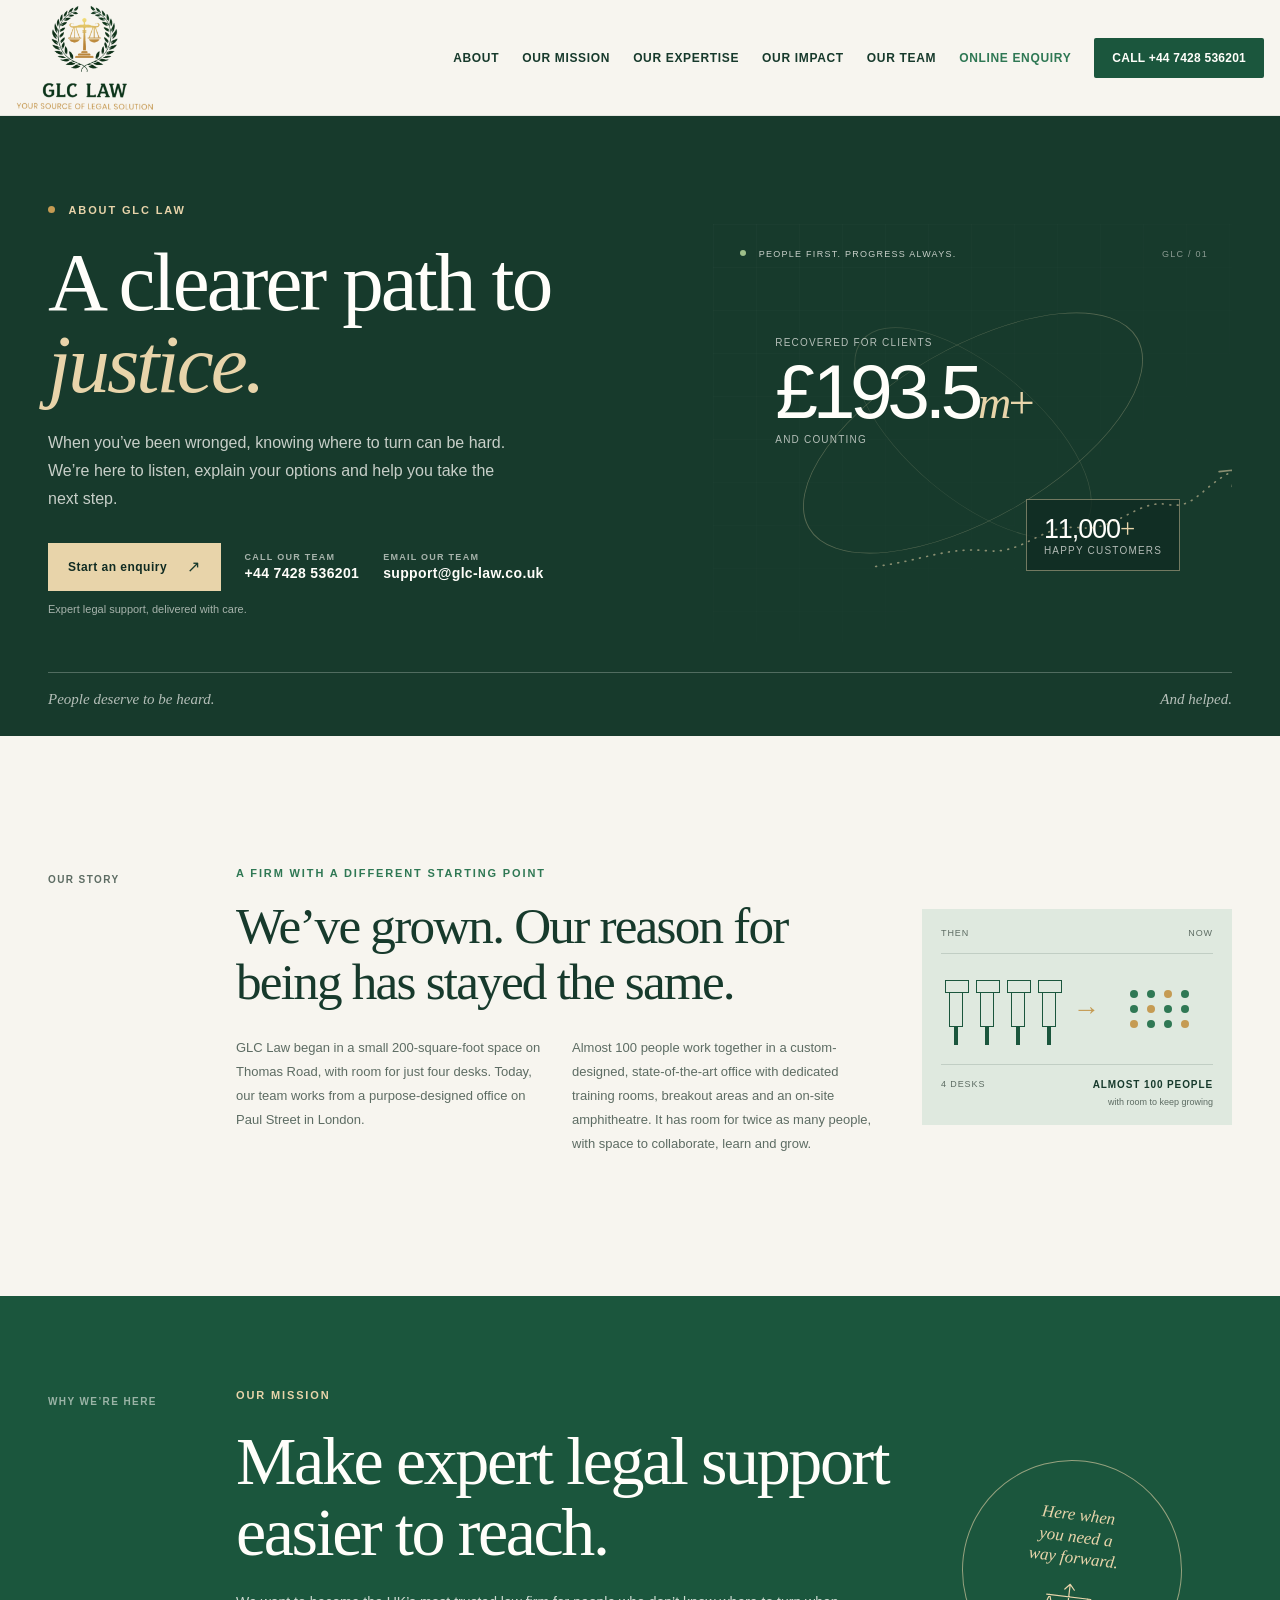
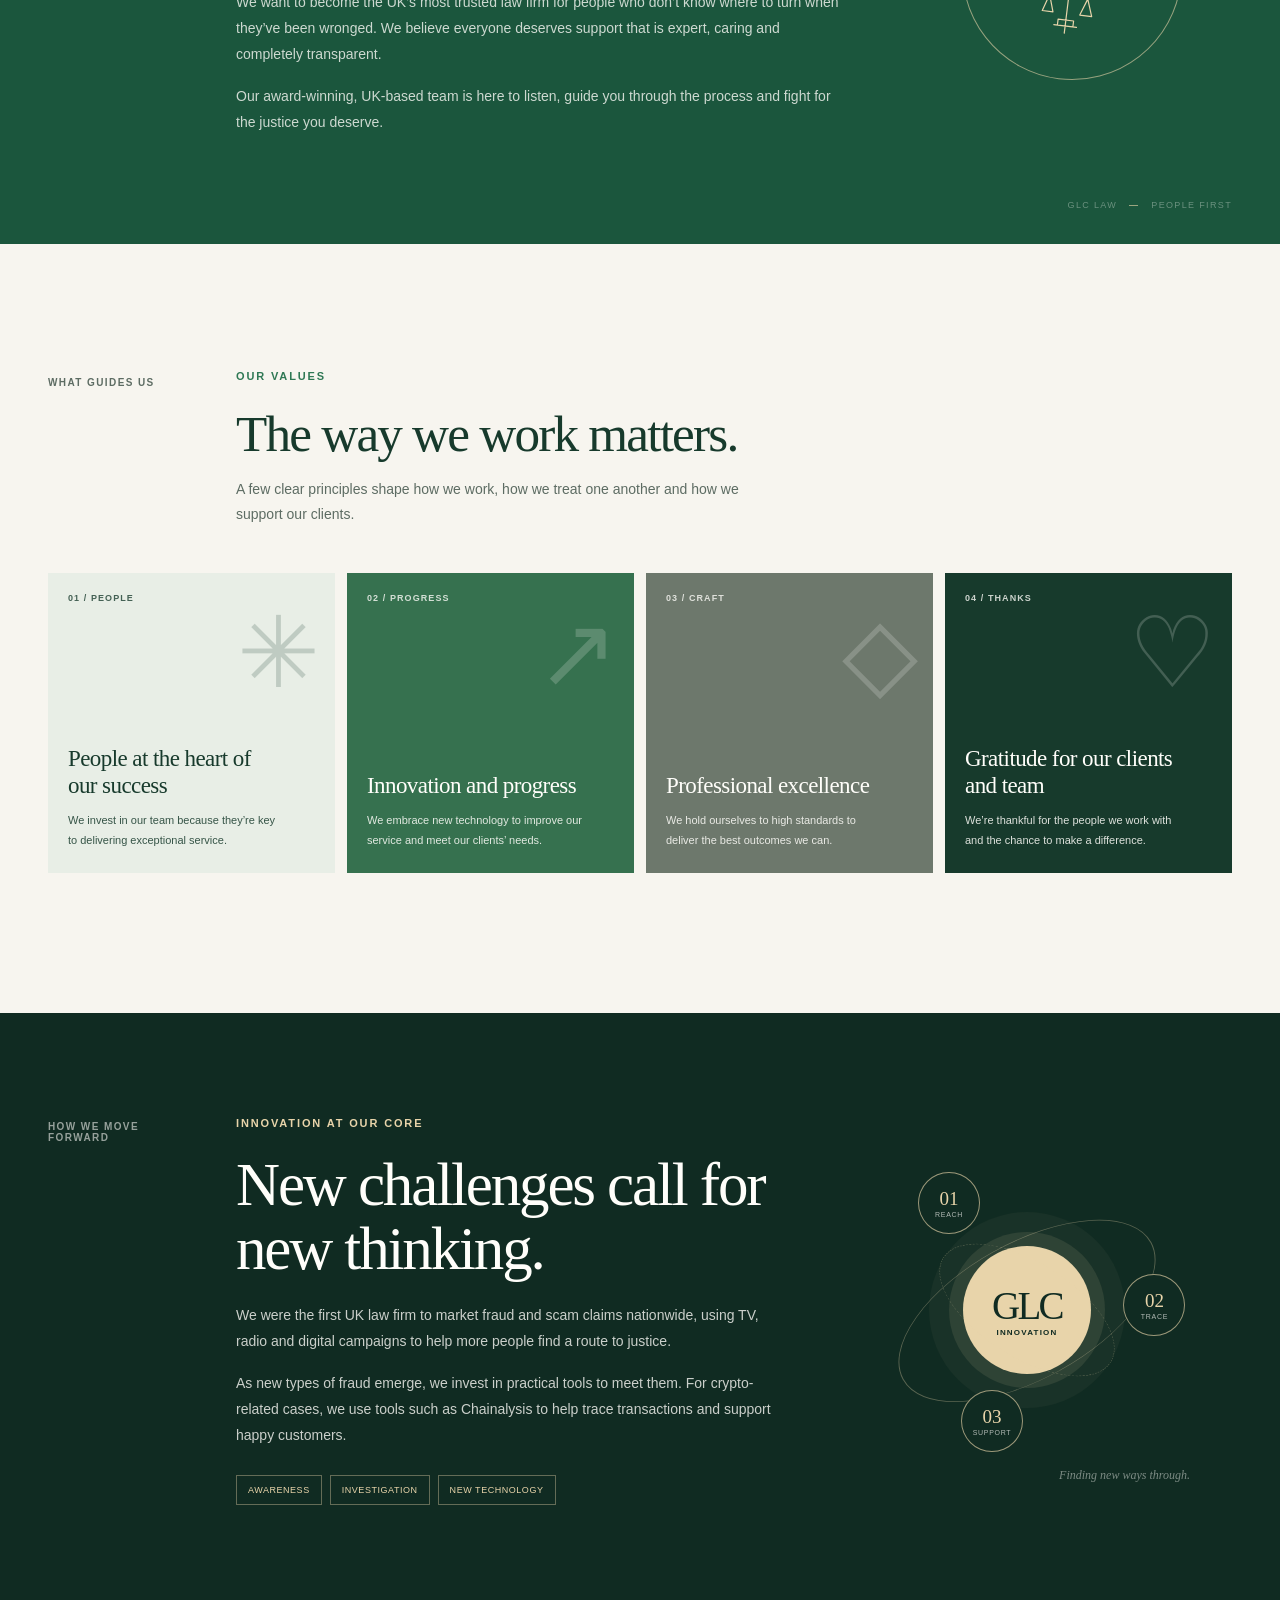
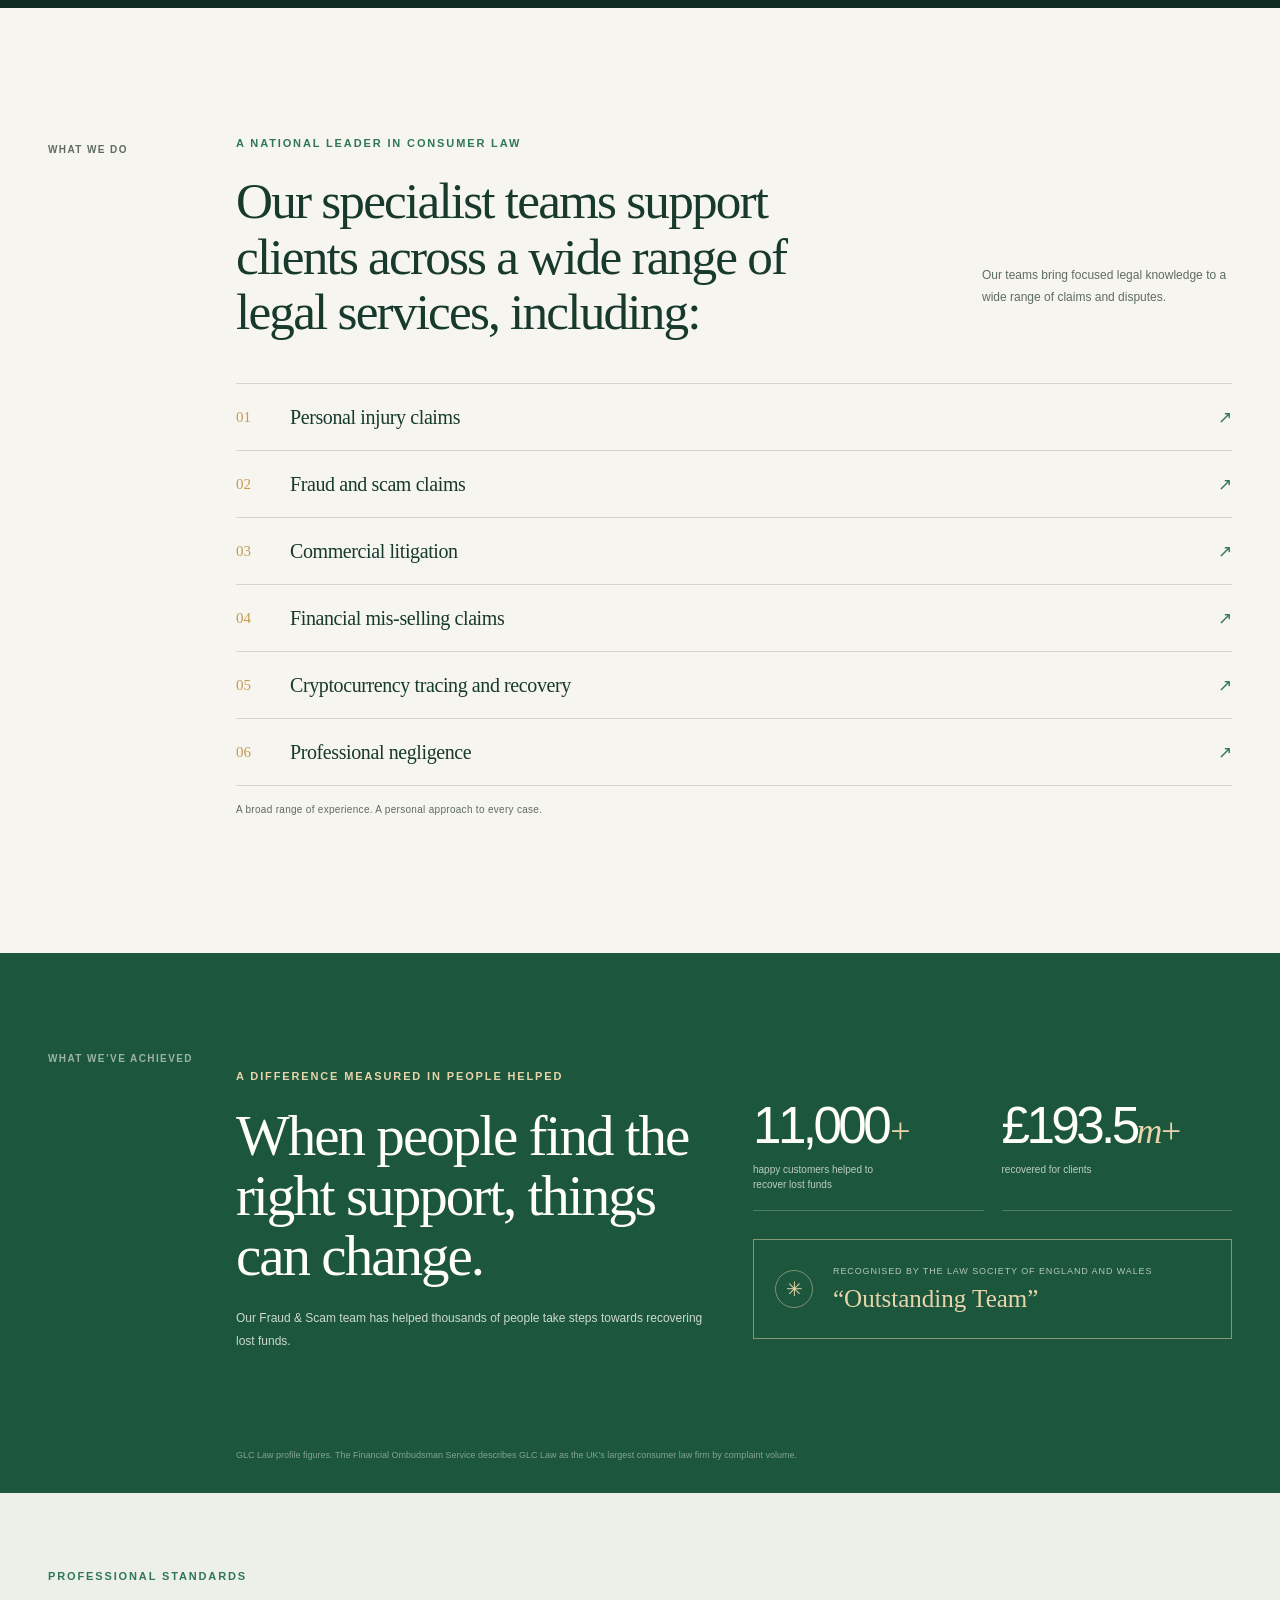
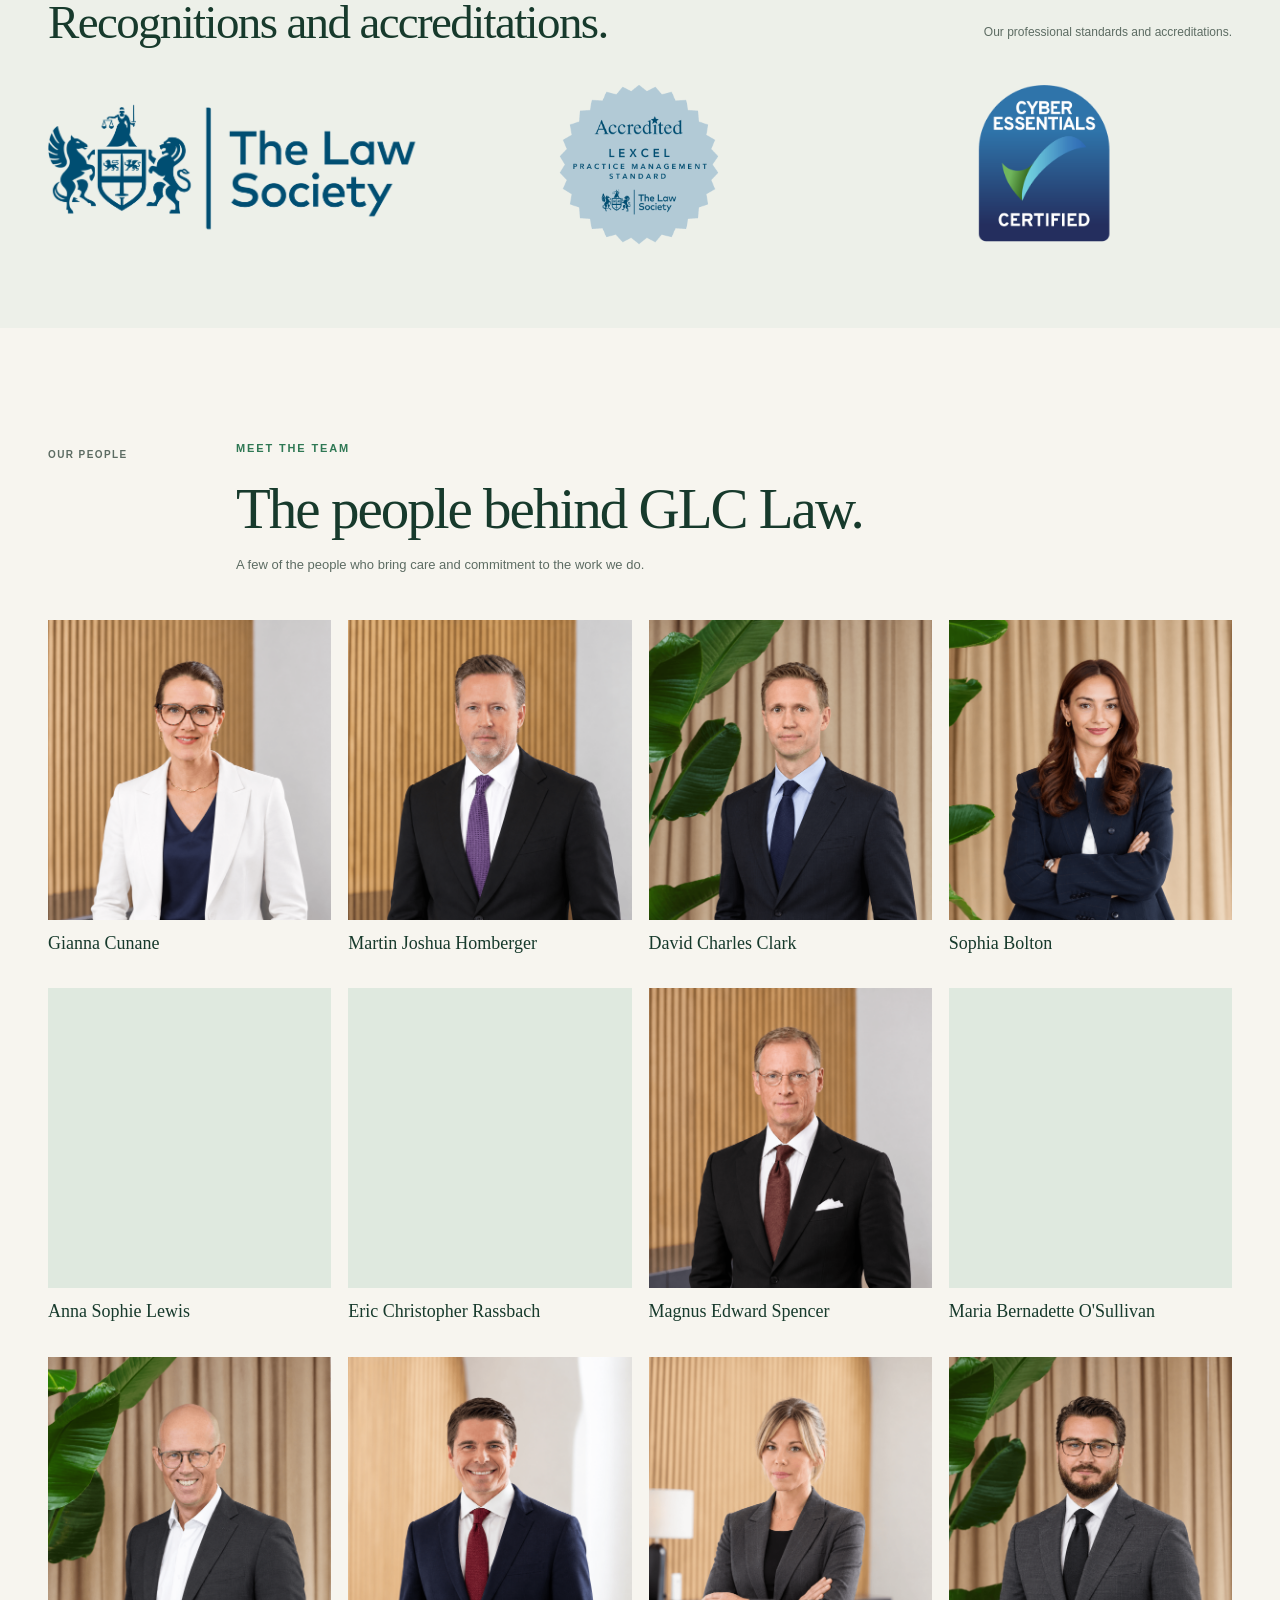
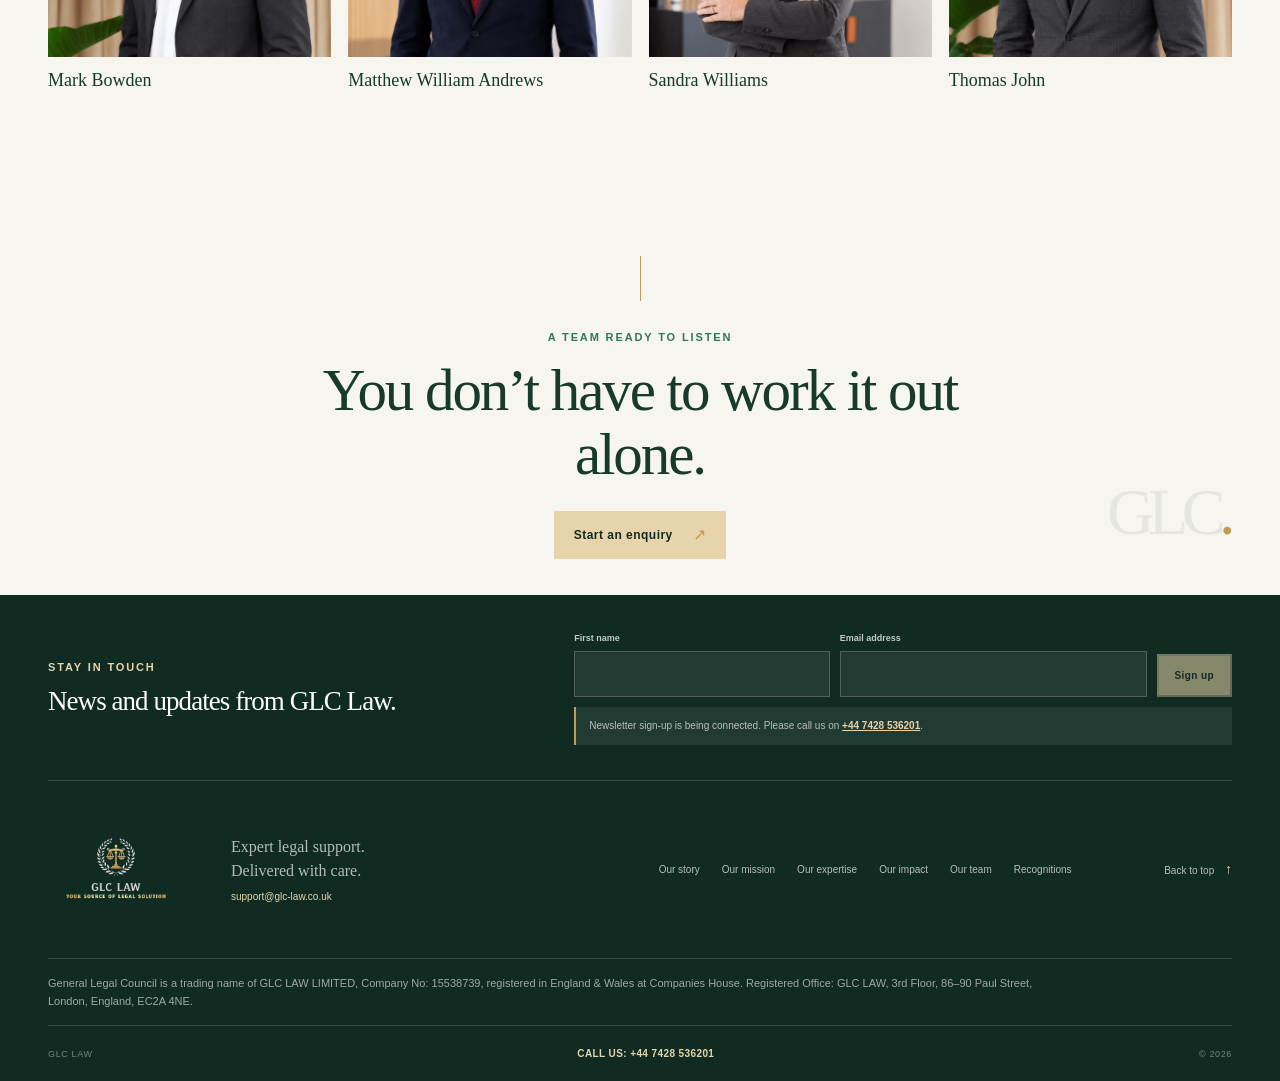
<file: index.html>
<!doctype html>
<html lang="en-GB">
  <head>
    <meta charset="utf-8">
    <meta name="viewport" content="width=device-width, initial-scale=1">
    <meta name="theme-color" content="#f7f5ef">
    <meta name="robots" content="index,follow,max-image-preview:large">
    <meta name="description" content="Meet GLC Law, a UK consumer law firm supporting people with personal injury, fraud and scam claims, financial mis-selling and more.">
    <link rel="canonical" href="https://glc-law.co.uk/">
    <meta property="og:type" content="website">
    <meta property="og:site_name" content="GLC Law">
    <meta property="og:locale" content="en_GB">
    <meta property="og:url" content="https://glc-law.co.uk/">
    <meta property="og:image" content="https://glc-law.co.uk/assets/glc-law-logo.png">
    <meta property="og:title" content="About GLC Law | UK Consumer Law Firm">
    <meta property="og:description" content="Meet GLC Law, a UK consumer law firm supporting people with personal injury, fraud and scam claims, financial mis-selling and more.">
    <meta name="twitter:card" content="summary">
    <meta name="twitter:image" content="https://glc-law.co.uk/assets/glc-law-logo.png">
    <meta name="twitter:title" content="About GLC Law | UK Consumer Law Firm">
    <meta name="twitter:description" content="Meet GLC Law, a UK consumer law firm supporting people with personal injury, fraud and scam claims, financial mis-selling and more.">
    <title>About GLC Law | UK Consumer Law Firm</title>
    <link rel="icon" href="/assets/favicon.png" type="image/png" sizes="512x512">
    <link rel="icon" href="/assets/favicon.svg" type="image/svg+xml">
    <link rel="stylesheet" href="./styles.css">
    <script src="./form-config.js" defer></script>
    <script src="./script.js" defer></script>
    <script type="application/ld+json">
      {
        "@context": "https://schema.org",
        "@type": "Organization",
        "name": "GLC Law",
        "url": "https://glc-law.co.uk/",
        "logo": "https://glc-law.co.uk/assets/glc-law-logo.png",
        "description": "A UK consumer law firm supporting people with personal injury, fraud and scam claims, commercial litigation, financial mis-selling, cryptocurrency tracing and professional negligence.",
        "email": "support@glc-law.co.uk",
        "telephone": "+447428536201",
        "contactPoint": {
          "@type": "ContactPoint",
          "contactType": "customer support",
          "email": "support@glc-law.co.uk",
          "telephone": "+447428536201",
          "areaServed": "GB",
          "availableLanguage": "English"
        }
      }
    </script>
  </head>
  <body>
    <a class="skip-link" href="#main">Skip to content</a>

    <header class="site-header" id="top">
      <a class="brand" href="./index.html#top" aria-label="GLC Law home">
        <img src="./assets/glc-law-logo.png" alt="GLC Law logo">
      </a>
      <button class="menu-toggle" type="button" aria-expanded="false" aria-controls="primary-navigation">
        <span class="menu-toggle-label">Menu</span>
        <span class="menu-icon" aria-hidden="true"><i></i><i></i></span>
      </button>
      <nav class="primary-navigation" id="primary-navigation" aria-label="Main navigation">
        <a href="./index.html#about">About</a>
        <a href="./index.html#mission">Our mission</a>
        <a href="./index.html#expertise">Our expertise</a>
        <a href="./index.html#impact">Our impact</a>
        <a href="./index.html#team">Our team</a>
        <a class="nav-enquiry" href="./enquiry.html">Online enquiry</a>
        <a class="nav-cta" href="tel:+447428536201" aria-label="Call GLC Law on +44 7428 536201">Call +44 7428 536201</a>
      </nav>
    </header>

    <main id="main">
      <section class="hero" aria-labelledby="hero-title">
        <div class="hero-copy">
          <p class="eyebrow"><span class="eyebrow-dot"></span> About GLC Law</p>
          <h1 id="hero-title">A clearer path to <em>justice.</em></h1>
          <p class="hero-intro">When you’ve been wronged, knowing where to turn can be hard. We’re here to listen, explain your options and help you take the next step.</p>
          <div class="hero-actions">
            <a class="button button-dark" href="./enquiry.html">Start an enquiry <span aria-hidden="true">↗</span></a>
            <a class="hero-phone" href="tel:+447428536201" aria-label="Call GLC Law on +44 7428 536201">
              <span>Call our team</span>
              <strong>+44 7428 536201</strong>
            </a>
            <a class="hero-email" href="mailto:support@glc-law.co.uk" aria-label="Email GLC Law at support@glc-law.co.uk">
              <span>Email our team</span>
              <strong>support@glc-law.co.uk</strong>
            </a>
          </div>
          <p class="hero-note">Expert legal support, delivered with care.</p>
        </div>
        <div class="hero-art" aria-label="GLC Law has helped over 11,000 happy customers and recovered more than 193.5 million pounds">
          <div class="art-grid" aria-hidden="true"></div>
          <div class="orbit orbit-one" aria-hidden="true"></div>
          <div class="orbit orbit-two" aria-hidden="true"></div>
          <div class="art-label"><span class="status-dot"></span> People first. Progress always.</div>
          <div class="hero-stat hero-stat-main">
            <span class="stat-kicker">Recovered for clients</span>
            <strong>£<span class="counter" data-count="193.5" data-decimals="1">193.5</span><span class="stat-unit">m+</span></strong>
            <span class="stat-caption">and counting</span>
          </div>
          <div class="hero-stat hero-stat-small">
            <strong><span class="counter" data-count="11000">11,000</span><span class="stat-unit">+</span></strong>
            <span class="stat-caption">happy customers</span>
          </div>
          <svg class="hero-spark" viewBox="0 0 440 150" fill="none" aria-hidden="true">
            <path d="M2 129C62 121 88 105 138 110C183 114 203 77 249 82C294 87 318 47 356 54C390 60 397 30 438 12" stroke="currentColor" stroke-width="2" stroke-linecap="round" stroke-dasharray="1 8"/>
            <path d="M418 14L438 12L434 32" stroke="currentColor" stroke-width="2" stroke-linecap="round" stroke-linejoin="round"/>
          </svg>
          <span class="art-index">GLC / 01</span>
        </div>
        <div class="hero-bottomline"><span>People deserve to be heard.</span><span>And helped.</span></div>
      </section>

      <section class="intro section-wrap" id="about" aria-labelledby="about-title">
        <div class="section-side-label">Our story</div>
        <div class="intro-content">
          <p class="eyebrow">A firm with a different starting point</p>
          <h2 id="about-title">We’ve grown. Our reason for being has stayed the same.</h2>
          <div class="intro-columns">
            <p>GLC Law began in a small 200-square-foot space on Thomas Road, with room for just four desks. Today, our team works from a purpose-designed office on Paul Street in London.</p>
            <p>Almost 100 people work together in a custom-designed, state-of-the-art office with dedicated training rooms, breakout areas and an on-site amphitheatre. It has room for twice as many people, with space to collaborate, learn and grow.</p>
          </div>
        </div>
        <div class="story-card" aria-label="From four desks to a team of almost one hundred">
          <div class="story-card-top"><span>Then</span><span>Now</span></div>
          <div class="story-visual" aria-hidden="true">
            <div class="desk desk-one"></div><div class="desk desk-two"></div><div class="desk desk-three"></div><div class="desk desk-four"></div>
            <span class="story-arrow">→</span>
            <div class="people-dots"><i></i><i></i><i></i><i></i><i></i><i></i><i></i><i></i><i></i><i></i><i></i><i></i></div>
          </div>
          <div class="story-card-bottom"><span>4 desks</span><strong>Almost 100 people</strong></div>
          <span class="story-footnote">with room to keep growing</span>
        </div>
      </section>

      <section class="mission" id="mission" aria-labelledby="mission-title">
        <div class="mission-inner section-wrap">
          <div class="section-side-label section-side-label-light">Why we’re here</div>
          <div class="mission-copy">
            <p class="eyebrow eyebrow-light">Our mission</p>
            <h2 id="mission-title">Make expert legal support easier to reach.</h2>
            <p>We want to become the UK’s most trusted law firm for people who don’t know where to turn when they’ve been wronged. We believe everyone deserves support that is expert, caring and completely transparent.</p>
            <p>Our award-winning, UK-based team is here to listen, guide you through the process and fight for the justice you deserve.</p>
          </div>
          <div class="mission-seal" aria-hidden="true">
            <span>Here when</span><span>you need a</span><span>way forward.</span>
            <svg viewBox="0 0 90 90" fill="none"><path d="M45 4v82M8 25h74M45 4l-8 9m8-9 8 9M13 25l-9 28h18L13 25Zm64 0L67 53h20L77 25ZM26 74h38M32 64h26v10H32z" stroke="currentColor" stroke-width="2" stroke-linecap="round" stroke-linejoin="round"/></svg>
          </div>
          <div class="mission-index">GLC LAW <span>—</span> PEOPLE FIRST</div>
        </div>
      </section>

      <section class="values section-wrap" aria-labelledby="values-title">
        <div class="values-heading">
          <div class="section-side-label">What guides us</div>
          <div>
            <p class="eyebrow">Our values</p>
            <h2 id="values-title">The way we work matters.</h2>
            <p class="values-lead">A few clear principles shape how we work, how we treat one another and how we support our clients.</p>
          </div>
        </div>
        <div class="values-grid">
          <article class="value-card value-people">
            <span class="value-number">01 / PEOPLE</span>
            <div class="value-mark" aria-hidden="true">✳</div>
            <h3>People at the heart of our success</h3>
            <p>We invest in our team because they’re key to delivering exceptional service.</p>
          </article>
          <article class="value-card value-innovation">
            <span class="value-number">02 / PROGRESS</span>
            <div class="value-mark" aria-hidden="true">↗</div>
            <h3>Innovation and progress</h3>
            <p>We embrace new technology to improve our service and meet our clients’ needs.</p>
          </article>
          <article class="value-card value-excellence">
            <span class="value-number">03 / CRAFT</span>
            <div class="value-mark" aria-hidden="true">◇</div>
            <h3>Professional excellence</h3>
            <p>We hold ourselves to high standards to deliver the best outcomes we can.</p>
          </article>
          <article class="value-card value-gratitude">
            <span class="value-number">04 / THANKS</span>
            <div class="value-mark" aria-hidden="true">♡</div>
            <h3>Gratitude for our clients and team</h3>
            <p>We’re thankful for the people we work with and the chance to make a difference.</p>
          </article>
        </div>
      </section>

      <section class="innovation" aria-labelledby="innovation-title">
        <div class="innovation-inner section-wrap">
          <div class="section-side-label section-side-label-light">How we move forward</div>
          <div class="innovation-copy">
            <p class="eyebrow eyebrow-light">Innovation at our core</p>
            <h2 id="innovation-title">New challenges call for new thinking.</h2>
            <p>We were the first UK law firm to market fraud and scam claims nationwide, using TV, radio and digital campaigns to help more people find a route to justice.</p>
            <p>As new types of fraud emerge, we invest in practical tools to meet them. For crypto-related cases, we use tools such as Chainalysis to help trace transactions and support happy customers.</p>
            <div class="innovation-tags" aria-label="Our approach spans campaigns and technology">
              <span>Awareness</span><span>Investigation</span><span>New technology</span>
            </div>
          </div>
          <div class="innovation-graphic" aria-hidden="true">
            <div class="graphic-orbit graphic-orbit-a"></div><div class="graphic-orbit graphic-orbit-b"></div>
            <div class="graphic-core"><span>GLC</span><small>INNOVATION</small></div>
            <span class="graphic-node node-a">01 <small>Reach</small></span>
            <span class="graphic-node node-b">02 <small>Trace</small></span>
            <span class="graphic-node node-c">03 <small>Support</small></span>
            <span class="graphic-caption">Finding new ways through.</span>
          </div>
        </div>
      </section>

      <section class="expertise section-wrap" id="expertise" aria-labelledby="expertise-title">
        <div class="section-side-label">What we do</div>
        <div class="expertise-main">
          <div class="expertise-heading">
            <div><p class="eyebrow">A national leader in consumer law</p><h2 id="expertise-title">Our specialist teams support clients across a wide range of legal services, including:</h2></div>
            <p>Our teams bring focused legal knowledge to a wide range of claims and disputes.</p>
          </div>
          <div class="service-list">
            <a class="service-item" href="./enquiry.html"><span>01</span><h3>Personal injury claims</h3><span class="service-symbol" aria-hidden="true">↗</span></a>
            <a class="service-item" href="./enquiry.html"><span>02</span><h3>Fraud and scam claims</h3><span class="service-symbol" aria-hidden="true">↗</span></a>
            <a class="service-item" href="./enquiry.html"><span>03</span><h3>Commercial litigation</h3><span class="service-symbol" aria-hidden="true">↗</span></a>
            <a class="service-item" href="./enquiry.html"><span>04</span><h3>Financial mis-selling claims</h3><span class="service-symbol" aria-hidden="true">↗</span></a>
            <a class="service-item" href="./enquiry.html"><span>05</span><h3>Cryptocurrency tracing and recovery</h3><span class="service-symbol" aria-hidden="true">↗</span></a>
            <a class="service-item" href="./enquiry.html"><span>06</span><h3>Professional negligence</h3><span class="service-symbol" aria-hidden="true">↗</span></a>
          </div>
          <p class="service-footnote">A broad range of experience. A personal approach to every case.</p>
        </div>
      </section>

      <section class="impact" id="impact" aria-labelledby="impact-title">
        <div class="impact-inner section-wrap">
          <div class="section-side-label section-side-label-light">What we’ve achieved</div>
          <div class="impact-copy">
            <p class="eyebrow eyebrow-light">A difference measured in people helped</p>
            <h2 id="impact-title">When people find the right support, things can change.</h2>
            <p>Our Fraud &amp; Scam team has helped thousands of people take steps towards recovering lost funds.</p>
          </div>
          <div class="impact-stats">
            <div class="impact-stat"><strong>11,000<span>+</span></strong><span>happy customers helped to recover lost funds</span></div>
            <div class="impact-stat"><strong>£193.5<span>m+</span></strong><span>recovered for clients</span></div>
            <div class="recognition-card">
              <span class="recognition-spark" aria-hidden="true">✳</span>
              <div class="recognition-copy">
                <span class="recognition-label">Recognised by the Law Society of England and Wales</span>
                <strong>“Outstanding Team”</strong>
              </div>
            </div>
          </div>
          <p class="impact-source">GLC Law profile figures. The Financial Ombudsman Service describes GLC Law as the UK’s largest consumer law firm by complaint volume.</p>
        </div>
      </section>

      <section class="credentials" id="recognitions" aria-labelledby="credentials-title">
        <div class="credentials-inner section-wrap">
          <div class="credentials-heading">
            <div>
              <p class="eyebrow">Professional standards</p>
              <h2 id="credentials-title">Recognitions and accreditations.</h2>
            </div>
            <p>Our professional standards and accreditations.</p>
          </div>
          <div class="credentials-grid">
            <figure class="credential-card">
              <img src="./assets/certfications/the-law-society.PNG" alt="The Law Society logo" width="1565" height="645" loading="lazy" decoding="async">
            </figure>
            <figure class="credential-card">
              <img src="./assets/certfications/Lexcel.PNG" alt="Lexcel Practice Management Standard accreditation" width="988" height="960" loading="lazy" decoding="async">
            </figure>
            <figure class="credential-card">
              <img src="./assets/certfications/cyber-essentials-certified.PNG" alt="Cyber Essentials Certified logo" width="700" height="785" loading="lazy" decoding="async">
            </figure>
          </div>
        </div>
      </section>

      <section class="team-section section-wrap" id="team" aria-labelledby="team-title">
        <div class="team-heading">
          <div class="section-side-label">Our people</div>
          <div>
            <p class="eyebrow">Meet the team</p>
            <h2 id="team-title">The people behind GLC Law.</h2>
            <p class="team-lead">A few of the people who bring care and commitment to the work we do.</p>
          </div>
        </div>
        <div class="team-grid">
          <figure class="team-card">
            <div class="team-photo"><img src="./assets/GLC%20Team/Gianna%20Cunane.png" alt="Gianna Cunane" width="1254" height="1254" loading="lazy" decoding="async"></div>
            <figcaption><strong>Gianna Cunane</strong></figcaption>
          </figure>
          <figure class="team-card">
            <div class="team-photo"><img src="./assets/GLC%20Team/Martin%20Joshua%20Homberger.png" alt="Martin Joshua Homberger" width="1254" height="1254" loading="lazy" decoding="async"></div>
            <figcaption><strong>Martin Joshua Homberger</strong></figcaption>
          </figure>
          <figure class="team-card">
            <div class="team-photo"><img src="./assets/GLC%20Team/David%20Charles%20Clark.png" alt="David Charles Clark" width="1254" height="1254" loading="lazy" decoding="async"></div>
            <figcaption><strong>David Charles Clark</strong></figcaption>
          </figure>
          <figure class="team-card">
            <div class="team-photo"><img src="./assets/GLC%20Team/Sophia%20Bolton.png" alt="Sophia Bolton" width="1254" height="1254" loading="lazy" decoding="async"></div>
            <figcaption><strong>Sophia Bolton</strong></figcaption>
          </figure>
          <figure class="team-card">
            <div class="team-photo"><img src="./assets/GLC%20Team/Anna%20Sophie%20Lewis.png" alt="Anna Sophie Lewis" width="1254" height="1254" loading="lazy" decoding="async"></div>
            <figcaption><strong>Anna Sophie Lewis</strong></figcaption>
          </figure>
          <figure class="team-card">
            <div class="team-photo"><img src="./assets/GLC%20Team/Eric%20Christopher%20Rassbach.png" alt="Eric Christopher Rassbach" width="1254" height="1254" loading="lazy" decoding="async"></div>
            <figcaption><strong>Eric Christopher Rassbach</strong></figcaption>
          </figure>
          <figure class="team-card">
            <div class="team-photo"><img src="./assets/GLC%20Team/Magnus%20Edward%20Spencer.png" alt="Magnus Edward Spencer" width="1254" height="1254" loading="lazy" decoding="async"></div>
            <figcaption><strong>Magnus Edward Spencer</strong></figcaption>
          </figure>
          <figure class="team-card">
            <div class="team-photo"><img src="./assets/GLC%20Team/Maria%20Bernadette%20O%27Sullivan.png" alt="Maria Bernadette O&#39;Sullivan" width="1254" height="1254" loading="lazy" decoding="async"></div>
            <figcaption><strong>Maria Bernadette O&#39;Sullivan</strong></figcaption>
          </figure>
          <figure class="team-card">
            <div class="team-photo"><img src="./assets/GLC%20Team/Mark%20Bowden.png" alt="Mark Bowden" width="1254" height="1254" loading="lazy" decoding="async"></div>
            <figcaption><strong>Mark Bowden</strong></figcaption>
          </figure>
          <figure class="team-card">
            <div class="team-photo"><img src="./assets/GLC%20Team/Matthew%20William%20Andrews.png" alt="Matthew William Andrews" width="1254" height="1254" loading="lazy" decoding="async"></div>
            <figcaption><strong>Matthew William Andrews</strong></figcaption>
          </figure>
          <figure class="team-card">
            <div class="team-photo"><img src="./assets/GLC%20Team/Sandra%20Williams.png" alt="Sandra Williams" width="1254" height="1254" loading="lazy" decoding="async"></div>
            <figcaption><strong>Sandra Williams</strong></figcaption>
          </figure>
          <figure class="team-card">
            <div class="team-photo"><img src="./assets/GLC%20Team/Thomas%20John.png" alt="Thomas John" width="1254" height="1254" loading="lazy" decoding="async"></div>
            <figcaption><strong>Thomas John</strong></figcaption>
          </figure>
        </div>
      </section>

      <section class="closing section-wrap" aria-labelledby="closing-title">
        <div class="closing-rule"></div>
        <p class="eyebrow">A team ready to listen</p>
        <h2 id="closing-title">You don’t have to work it out alone.</h2>
        <a class="button button-dark" href="./enquiry.html">Start an enquiry <span aria-hidden="true">↗</span></a>
        <div class="closing-mark" aria-hidden="true">GLC<span>.</span></div>
      </section>
    </main>

    <footer class="site-footer">
      <section class="footer-newsletter section-wrap" aria-labelledby="newsletter-title">
        <div>
          <p class="eyebrow eyebrow-light">Stay in touch</p>
          <h2 id="newsletter-title">News and updates from GLC Law.</h2>
        </div>
        <form class="newsletter-form" data-formbold-form="newsletter" method="post">
          <label>First name<input name="first_name" autocomplete="given-name" required></label>
          <label>Email address<input type="email" name="email" autocomplete="email" required></label>
          <button class="button button-dark" type="submit" disabled>Sign up</button>
          <p class="form-connection-message" role="status">Newsletter sign-up is being connected. Please call us on <a href="tel:+447428536201">+44 7428 536201</a>.</p>
        </form>
      </section>
      <div class="footer-main section-wrap">
        <a class="brand footer-brand" href="#top" aria-label="GLC Law, back to top"><img src="./assets/GLC%20LOGO%20WHITE.PNG" alt=""></a>
        <div class="footer-contact">
          <p>Expert legal support.<br>Delivered with care.</p>
          <a href="mailto:support@glc-law.co.uk">support@glc-law.co.uk</a>
        </div>
        <div class="footer-links"><a href="#about">Our story</a><a href="#mission">Our mission</a><a href="#expertise">Our expertise</a><a href="#impact">Our impact</a><a href="#team">Our team</a><a href="#recognitions">Recognitions</a></div>
        <a class="back-to-top" href="#top">Back to top <span aria-hidden="true">↑</span></a>
      </div>
      <div class="footer-legal section-wrap">
        <p>General Legal Council is a trading name of GLC LAW LIMITED, Company No: 15538739, registered in England &amp; Wales at Companies House. Registered Office: GLC LAW, 3rd Floor, 86–90 Paul Street, London, England, EC2A 4NE.</p>
      </div>
      <div class="footer-bottom section-wrap"><span>GLC Law</span><a class="footer-phone" href="tel:+447428536201" aria-label="Call GLC Law on +44 7428 536201">Call us: +44 7428 536201</a><span>© <span id="year">2026</span></span></div>
    </footer>
  </body>
</html>
</file>
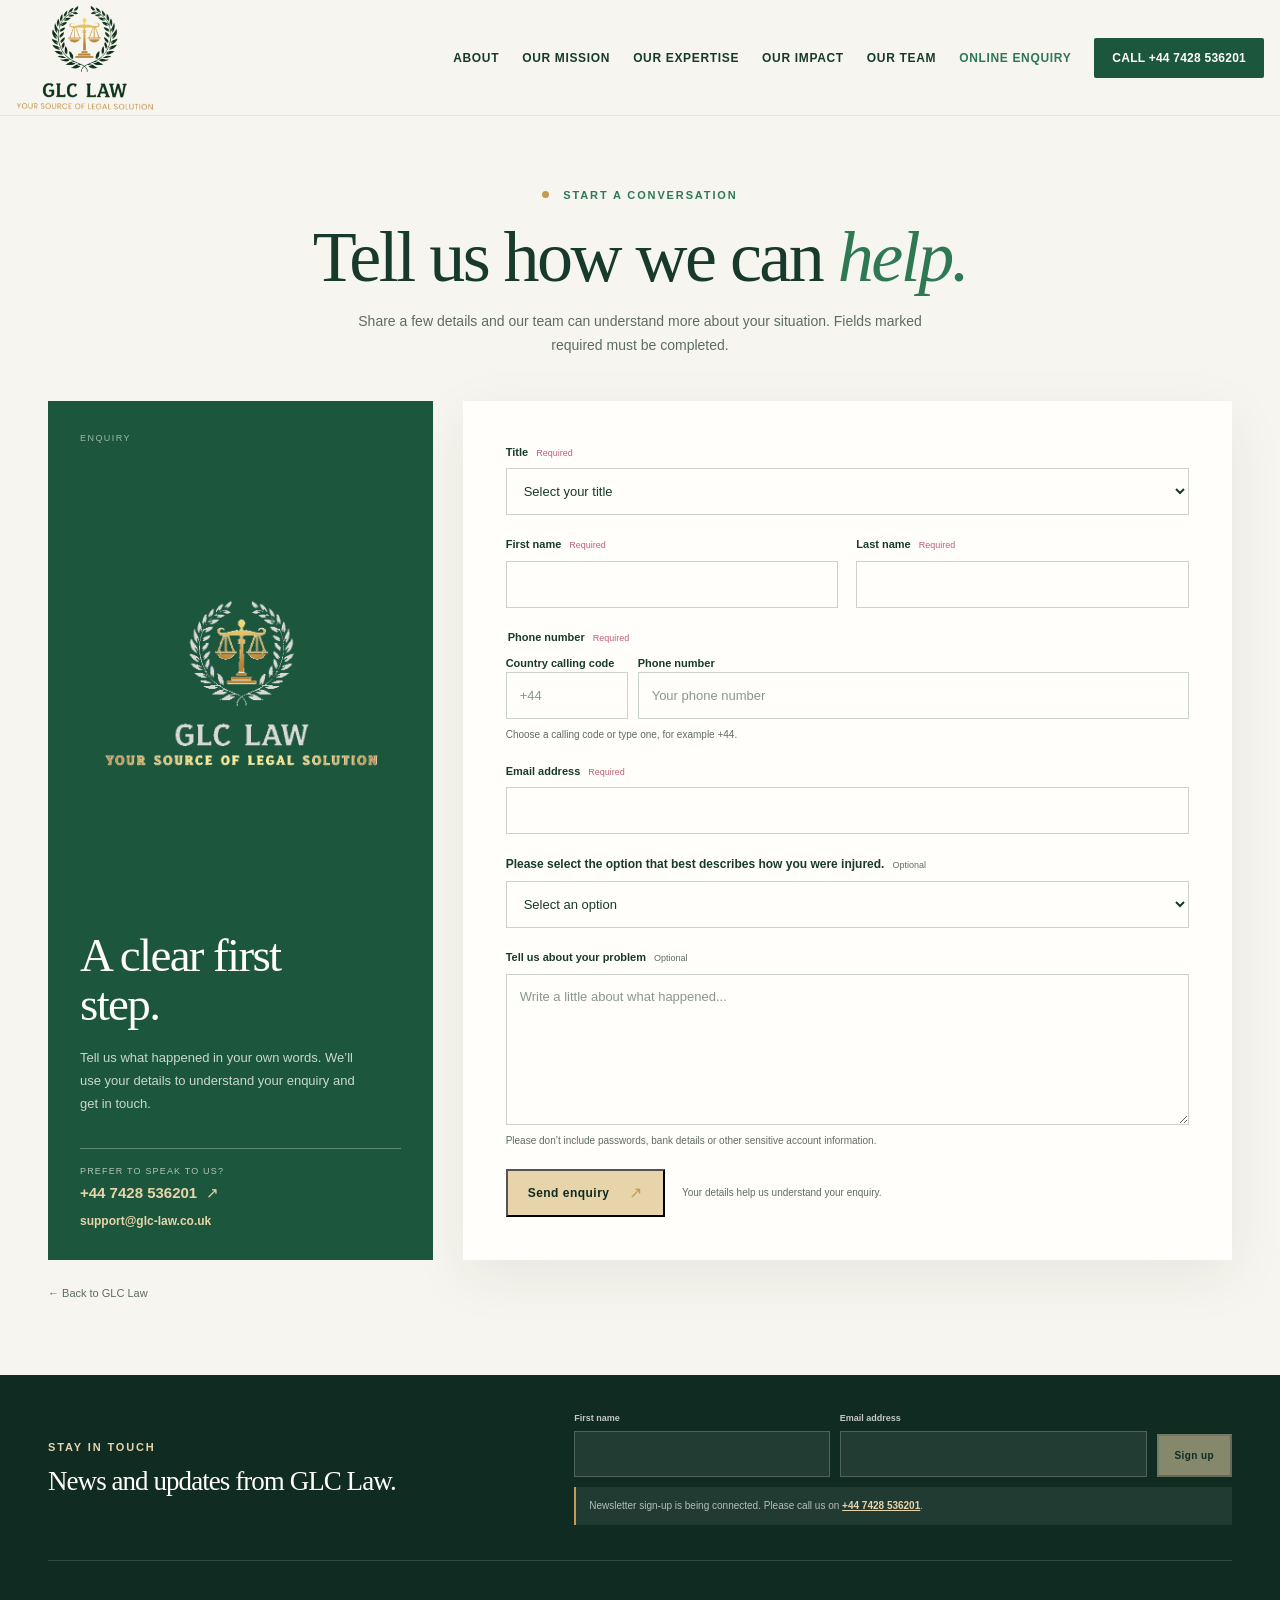
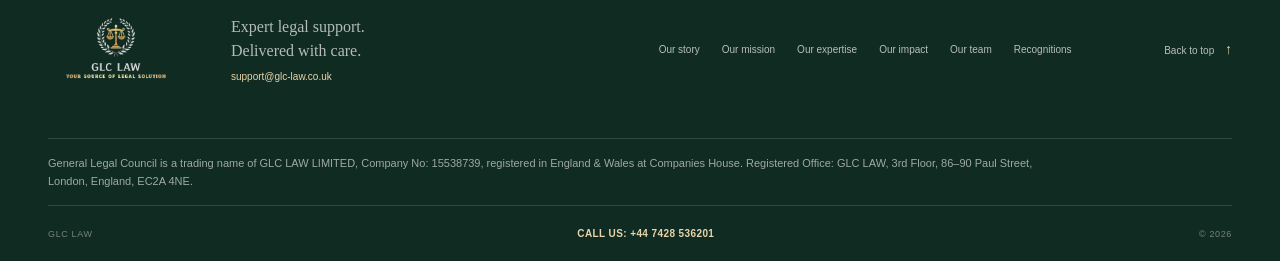
<file: enquiry.html>
<!doctype html>
<html lang="en-GB">
  <head>
    <meta charset="utf-8">
    <meta name="viewport" content="width=device-width, initial-scale=1">
    <meta name="theme-color" content="#f7f5ef">
    <meta name="robots" content="index,follow,max-image-preview:large">
    <meta name="description" content="Contact GLC Law about an injury or other legal issue. Send an online enquiry or call our UK team on +44 7428 536201.">
    <link rel="canonical" href="https://glc-law.co.uk/enquiry.html">
    <meta property="og:type" content="website">
    <meta property="og:site_name" content="GLC Law">
    <meta property="og:locale" content="en_GB">
    <meta property="og:url" content="https://glc-law.co.uk/enquiry.html">
    <meta property="og:image" content="https://glc-law.co.uk/assets/glc-law-logo.png">
    <meta property="og:image:alt" content="GLC Law logo">
    <meta property="og:title" content="Contact GLC Law | Start an Enquiry">
    <meta property="og:description" content="Contact GLC Law about an injury or other legal issue. Send an online enquiry or call our UK team on +44 7428 536201.">
    <meta name="twitter:card" content="summary">
    <meta name="twitter:image" content="https://glc-law.co.uk/assets/glc-law-logo.png">
    <meta name="twitter:image:alt" content="GLC Law logo">
    <meta name="twitter:title" content="Contact GLC Law | Start an Enquiry">
    <meta name="twitter:description" content="Contact GLC Law about an injury or other legal issue. Send an online enquiry or call our UK team on +44 7428 536201.">
    <title>Contact GLC Law | Start an Enquiry</title>
    <link rel="icon" href="/assets/favicon.png" type="image/png" sizes="512x512">
    <link rel="icon" href="/assets/favicon.svg" type="image/svg+xml">
    <link rel="stylesheet" href="./styles.css">
    <script src="./form-config.js" defer></script>
    <script src="./script.js" defer></script>
    <script type="application/ld+json">
      {
        "@context": "https://schema.org",
        "@type": "ContactPage",
        "@id": "https://glc-law.co.uk/enquiry.html#webpage",
        "url": "https://glc-law.co.uk/enquiry.html",
        "name": "Contact GLC Law | Start an Enquiry",
        "description": "Contact GLC Law about an injury or other legal issue. Send an online enquiry or call our UK team on +44 7428 536201.",
        "inLanguage": "en-GB",
        "isPartOf": { "@id": "https://glc-law.co.uk/#website" },
        "about": { "@id": "https://glc-law.co.uk/#organization" },
        "mainEntity": { "@id": "https://glc-law.co.uk/#organization" }
      }
    </script>
  </head>
  <body>
    <a class="skip-link" href="#main">Skip to content</a>

    <header class="site-header" id="top">
      <a class="brand" href="./index.html#top" aria-label="GLC Law home">
        <img src="./assets/glc-law-logo.png" alt="GLC Law logo">
      </a>
      <button class="menu-toggle" type="button" aria-expanded="false" aria-controls="primary-navigation">
        <span class="menu-toggle-label">Menu</span>
        <span class="menu-icon" aria-hidden="true"><i></i><i></i></span>
      </button>
      <nav class="primary-navigation" id="primary-navigation" aria-label="Main navigation">
        <a href="./index.html#about">About</a>
        <a href="./index.html#mission">Our mission</a>
        <a href="./index.html#expertise">Our expertise</a>
        <a href="./index.html#impact">Our impact</a>
        <a href="./index.html#team">Our team</a>
        <a class="nav-enquiry" href="./enquiry.html">Online enquiry</a>
        <a class="nav-cta" href="tel:+447428536201" aria-label="Call GLC Law on +44 7428 536201">Call +44 7428 536201</a>
      </nav>
    </header>

    <main id="main" class="enquiry-page">
      <section class="enquiry-heading section-wrap" aria-labelledby="enquiry-title">
        <p class="eyebrow"><span class="eyebrow-dot"></span> Start a conversation</p>
        <h1 id="enquiry-title">Tell us how we can <em>help.</em></h1>
        <p>Share a few details and our team can understand more about your situation. Fields marked required must be completed.</p>
      </section>

      <section class="enquiry-layout section-wrap" aria-label="Enquiry form and contact details">
        <aside class="enquiry-aside">
          <span class="aside-index">ENQUIRY</span>
          <a class="enquiry-aside-brand" href="./index.html" aria-label="GLC Law home">
            <img src="./assets/GLC%20LOGO%20WHITE.PNG" alt="GLC Law">
          </a>
          <h2>A clear first step.</h2>
          <p>Tell us what happened in your own words. We’ll use your details to understand your enquiry and get in touch.</p>
          <div class="aside-callout">
            <span>Prefer to speak to us?</span>
            <a href="tel:+447428536201">+44 7428 536201 <span aria-hidden="true">↗</span></a>
            <a class="aside-email" href="mailto:support@glc-law.co.uk">support@glc-law.co.uk</a>
          </div>
        </aside>

        <form class="enquiry-form" action="https://formbold.com/s/9kZxJ" method="POST">
          <input type="hidden" name="form_name" value="GLC Law enquiry">
          <div class="form-field form-field-wide">
            <label for="title">Title <span class="required-label">Required</span></label>
            <select id="title" name="title" autocomplete="honorific-prefix" required>
              <option value="" disabled selected>Select your title</option>
              <option>Miss</option>
              <option>Mr</option>
              <option>Mrs</option>
              <option>Ms</option>
              <option>Mx</option>
              <option>Dr</option>
              <option>Prof</option>
              <option>Other</option>
            </select>
          </div>

          <div class="form-field">
            <label for="first-name">First name <span class="required-label">Required</span></label>
            <input id="first-name" name="first_name" type="text" autocomplete="given-name" required>
          </div>
          <div class="form-field">
            <label for="last-name">Last name <span class="required-label">Required</span></label>
            <input id="last-name" name="last_name" type="text" autocomplete="family-name" required>
          </div>

          <fieldset class="form-field form-field-wide phone-fieldset">
            <legend>Phone number <span class="required-label">Required</span></legend>
            <div class="phone-inputs">
              <div>
                <label class="visually-hidden" for="country-code">Country calling code</label>
                <input id="country-code" name="country_code" type="text" inputmode="tel" list="dialling-codes" autocomplete="tel-country-code" placeholder="+44" pattern="\+[0-9]{1,4}" title="Enter a calling code starting with +, such as +44" required>
                <datalist id="dialling-codes">
                  <option value="+44">United Kingdom</option>
                  <option value="+1">United States or Canada</option>
                  <option value="+61">Australia</option>
                  <option value="+64">New Zealand</option>
                  <option value="+91">India</option>
                  <option value="+27">South Africa</option>
                  <option value="+33">France</option>
                  <option value="+49">Germany</option>
                  <option value="+34">Spain</option>
                  <option value="+39">Italy</option>
                  <option value="+81">Japan</option>
                  <option value="+971">United Arab Emirates</option>
                </datalist>
              </div>
              <div>
                <label class="visually-hidden" for="phone">Phone number</label>
                <input id="phone" name="phone" type="tel" autocomplete="tel-national" placeholder="Your phone number" required>
              </div>
            </div>
            <small>Choose a calling code or type one, for example +44.</small>
          </fieldset>

          <div class="form-field form-field-wide">
            <label for="email">Email address <span class="required-label">Required</span></label>
            <input id="email" name="email" type="email" autocomplete="email" required>
          </div>

          <div class="form-field form-field-wide">
            <label for="injury-type"><strong>Please select the option that best describes how you were injured.</strong> <span class="optional-label">Optional</span></label>
            <select id="injury-type" name="injury_type">
              <option value="" selected>Select an option</option>
              <option>Fraud & Scam</option>
              <option>Accident at work</option>
              <option>Road traffic accident</option>
              <option>Slip, trip or fall</option>
              <option>Medical negligence</option>
              <option>Crime</option>
              <option>Anything else</option>
            </select>
          </div>

          <div class="form-field form-field-wide">
            <label for="problem">Tell us about your problem <span class="optional-label">Optional</span></label>
            <textarea id="problem" name="problem" rows="6" placeholder="Write a little about what happened..."></textarea>
            <small>Please don’t include passwords, bank details or other sensitive account information.</small>
          </div>

          <div class="form-submit form-field-wide">
            <button class="button button-dark" type="submit">Send enquiry <span aria-hidden="true">↗</span></button>
            <span>Your details help us understand your enquiry.</span>
          </div>
        </form>
      </section>

      <div class="enquiry-back section-wrap"><a href="./index.html">← Back to GLC Law</a></div>
    </main>

    <div class="submission-toast" id="submission-toast" role="status" aria-live="polite" aria-atomic="true" hidden>
      <span class="toast-symbol" aria-hidden="true">✓</span>
      <div class="toast-copy"><strong id="toast-title"></strong><p id="toast-message"></p></div>
      <button class="toast-close" type="button" aria-label="Dismiss notification">×</button>
    </div>

    <footer class="site-footer">
      <section class="footer-newsletter section-wrap" aria-labelledby="newsletter-title">
        <div>
          <p class="eyebrow eyebrow-light">Stay in touch</p>
          <h2 id="newsletter-title">News and updates from GLC Law.</h2>
        </div>
        <form class="newsletter-form" data-formbold-form="newsletter" method="post">
          <label>First name<input name="first_name" autocomplete="given-name" required></label>
          <label>Email address<input type="email" name="email" autocomplete="email" required></label>
          <button class="button button-dark" type="submit" disabled>Sign up</button>
          <p class="form-connection-message" role="status">Newsletter sign-up is being connected. Please call us on <a href="tel:+447428536201">+44 7428 536201</a>.</p>
        </form>
      </section>
      <div class="footer-main section-wrap">
        <a class="brand footer-brand" href="./index.html" aria-label="GLC Law home"><img src="./assets/GLC%20LOGO%20WHITE.PNG" alt=""></a>
        <div class="footer-contact">
          <p>Expert legal support.<br>Delivered with care.</p>
          <a href="mailto:support@glc-law.co.uk">support@glc-law.co.uk</a>
        </div>
        <div class="footer-links"><a href="./index.html#about">Our story</a><a href="./index.html#mission">Our mission</a><a href="./index.html#expertise">Our expertise</a><a href="./index.html#impact">Our impact</a><a href="./index.html#team">Our team</a><a href="./index.html#recognitions">Recognitions</a></div>
        <a class="back-to-top" href="#top">Back to top <span aria-hidden="true">↑</span></a>
      </div>
      <div class="footer-legal section-wrap">
        <p>General Legal Council is a trading name of GLC LAW LIMITED, Company No: 15538739, registered in England &amp; Wales at Companies House. Registered Office: GLC LAW, 3rd Floor, 86–90 Paul Street, London, England, EC2A 4NE.</p>
      </div>
      <div class="footer-bottom section-wrap"><span>GLC Law</span><a class="footer-phone" href="tel:+447428536201" aria-label="Call GLC Law on +44 7428 536201">Call us: +44 7428 536201</a><span>© <span id="year">2026</span></span></div>
    </footer>
  </body>
</html>
</file>
<file: styles.css>
:root {
  color-scheme: light;
  --ink: #173a2c;
  --ink-deep: #102b22;
  --ink-muted: #5d6c63;
  --paper: #f7f5ef;
  --white: #fffefa;
  --green: #1b563d;
  --green-bright: #2f7854;
  --green-soft: #dfe9df;
  --gold: #c59b53;
  --gold-light: #e8d4aa;
  --line: rgba(23, 58, 44, .17);
  --serif: 'Playfair Display', Georgia, serif;
  --sans: 'DM Sans', 'Segoe UI', sans-serif;
  font-family: var(--sans);
  color: var(--ink);
  background: var(--paper);
  font-synthesis: none;
  text-rendering: optimizeLegibility;
  -webkit-font-smoothing: antialiased;
  scroll-behavior: smooth;
}

* { box-sizing: border-box; }
body { margin: 0; min-width: 320px; }
a { color: inherit; }
button, a { -webkit-tap-highlight-color: transparent; }
::selection { background: var(--gold-light); color: var(--ink-deep); }

.skip-link { position: fixed; top: 12px; left: 12px; z-index: 20; padding: 12px 16px; background: var(--white); transform: translateY(-160%); }
.skip-link:focus { transform: translateY(0); }
.section-wrap { width: min(1200px, calc(100% - 96px)); margin-inline: auto; }

.site-header { width: 100%; height: 116px; padding: 0 16px; display: flex; align-items: center; justify-content: space-between; gap: 14px; background: var(--paper); position: relative; z-index: 10; border-bottom: 1px solid rgba(23,58,44,.08); }
.brand { display: inline-flex; align-items: center; flex: 0 0 auto; width: 140px; }
.brand img { display: block; width: 100%; height: auto; }
.site-header .brand img { transform: perspective(750px) rotateY(-7deg) rotateX(3deg); transform-origin: 12% 50%; transition: transform .25s ease; }
.site-header .brand:hover img, .site-header .brand:focus-visible img { transform: perspective(750px) rotateY(-3deg) rotateX(1deg) translateY(-2px); }
.primary-navigation { flex: 0 0 auto; display: flex; align-items: center; justify-content: flex-end; gap: clamp(16px, 1.8vw, 26px); }
.primary-navigation a { text-decoration: none; color: var(--ink); font-size: 12px; font-weight: 600; letter-spacing: .055em; text-transform: uppercase; transition: color .2s ease; }
.primary-navigation a:hover, .primary-navigation a:focus-visible { color: var(--green-bright); }
.primary-navigation .nav-enquiry { padding: 8px 0; color: var(--green-bright); }
.primary-navigation .nav-cta { padding: 13px 18px; color: var(--white); background: var(--green); border-radius: 2px; letter-spacing: .02em; }
.primary-navigation .nav-cta:hover, .primary-navigation .nav-cta:focus-visible { color: var(--white); background: var(--ink-deep); }
.nav-cta span { padding-left: 9px; color: var(--gold-light); }
.primary-navigation .nav-cta { white-space: nowrap; }
.menu-toggle { display: none; }

.hero { width: 100%; max-width: none; min-height: 620px; margin: 0; padding: 78px max(48px, calc((100vw - 1200px) / 2)) 28px; display: grid; grid-template-columns: 1fr .91fr; grid-template-rows: 1fr auto; column-gap: 8%; align-items: center; position: relative; color: var(--white); background: var(--ink); }
.hero-copy { align-self: center; padding-bottom: 48px; position: relative; z-index: 2; }
.eyebrow { margin: 0 0 22px; color: var(--green-bright); font-size: 11px; font-weight: 700; letter-spacing: .17em; line-height: 1.4; text-transform: uppercase; }
.eyebrow-dot, .status-dot { display: inline-block; width: 7px; height: 7px; margin-right: 9px; border-radius: 50%; background: var(--gold); vertical-align: 1px; }
h1, h2, h3, p { margin-top: 0; }
h1, h2 { font-family: var(--serif); font-weight: 500; letter-spacing: -.035em; }
.hero h1 { max-width: 600px; margin-bottom: 23px; font-size: clamp(57px, 6.5vw, 88px); line-height: .99; }
.hero h1 em { color: var(--gold-light); font-weight: 500; }
.hero-intro { max-width: 470px; margin-bottom: 30px; color: rgba(255,254,250,.76); font-size: 16px; line-height: 1.75; }
.button { min-height: 48px; display: inline-flex; align-items: center; justify-content: center; gap: 20px; padding: 0 20px; text-decoration: none; font-size: 12px; font-weight: 700; letter-spacing: .04em; transition: transform .2s ease, background .2s ease; }
.button:hover { transform: translateY(-2px); }
.button-dark { color: var(--ink-deep); background: var(--gold-light); }
.button-dark:hover { color: var(--ink-deep); background: var(--white); }
.button span { color: var(--gold); font-size: 16px; }
.hero .button span { color: var(--ink); }
.hero-actions { display: flex; flex-wrap: wrap; align-items: center; gap: 17px 24px; }
.hero-phone, .hero-email { display: flex; flex-direction: column; gap: 3px; color: var(--white); text-decoration: none; }
.hero-phone span, .hero-email span { color: rgba(255,254,250,.62); font-size: 9px; font-weight: 600; letter-spacing: .14em; text-transform: uppercase; }
.hero-phone strong, .hero-email strong { font-size: 14px; font-weight: 700; letter-spacing: .025em; }
.hero-phone:hover strong, .hero-phone:focus-visible strong, .hero-email:hover strong, .hero-email:focus-visible strong { color: var(--gold-light); text-decoration: underline; text-underline-offset: 4px; }
.hero-note { display: block; margin: 12px 0 0; color: rgba(255,254,250,.62); font-size: 11px; }
.hero-art { min-height: 418px; overflow: hidden; position: relative; display: flex; align-items: center; justify-content: center; color: var(--gold-light); background: transparent; }
.hero .eyebrow { color: var(--gold-light); }
.hero-bottomline { border-color: rgba(255,254,250,.25); color: rgba(255,254,250,.68); }
.art-grid { position: absolute; inset: 0; opacity: .15; background-image: linear-gradient(rgba(255,255,255,.13) 1px, transparent 1px), linear-gradient(90deg, rgba(255,255,255,.13) 1px, transparent 1px); background-size: 43px 43px; mask-image: linear-gradient(to bottom right, black, transparent 84%); }
.orbit { position: absolute; border: 1px solid rgba(232,212,170,.3); border-radius: 50%; }
.orbit-one { width: 380px; aspect-ratio: 1; transform: rotate(-30deg) scaleY(.45); }
.orbit-two { width: 290px; aspect-ratio: 1; transform: rotate(40deg) scaleY(.45); border-color: rgba(232,212,170,.17); }
.art-label { position: absolute; top: 25px; left: 27px; color: rgba(255,254,250,.76); font-size: 9px; letter-spacing: .14em; text-transform: uppercase; }
.status-dot { width: 6px; height: 6px; background: #9ebf8a; }
.hero-stat { position: absolute; display: flex; flex-direction: column; }
.hero-stat-main { left: 12%; top: 27%; }
.stat-kicker, .stat-caption { color: rgba(255,254,250,.68); font-size: 10px; letter-spacing: .12em; text-transform: uppercase; }
.hero-stat-main strong { color: var(--white); font-size: clamp(59px, 6vw, 82px); font-weight: 400; letter-spacing: -.07em; line-height: 1.12; }
.hero-stat-main strong span { color: var(--gold-light); font-family: var(--serif); font-size: .6em; font-style: italic; }
.hero-stat-main strong .counter { color: var(--white); font-family: var(--sans); font-size: 1em; font-style: normal; }
.hero-stat-main strong .stat-unit { color: var(--gold-light); font-size: .6em; }
.hero-stat-small { right: 10%; bottom: 17%; padding: 14px 17px; border: 1px solid rgba(232,212,170,.45); background: rgba(16,43,34,.78); }
.hero-stat-small strong { color: var(--white); font-size: 27px; font-weight: 500; letter-spacing: -.04em; }
.hero-stat-small strong span { color: var(--gold-light); font-family: var(--serif); }
.hero-stat-small strong .counter { color: var(--white); font-family: var(--sans); }
.hero-spark { position: absolute; right: -1%; bottom: 14%; width: 70%; color: var(--gold-light); opacity: .55; }
.art-index { position: absolute; right: 24px; top: 25px; color: rgba(255,254,250,.5); font-size: 9px; letter-spacing: .14em; }
.hero-bottomline { grid-column: 1 / -1; display: flex; justify-content: space-between; padding-top: 18px; border-top: 1px solid var(--line); color: var(--ink-muted); font-family: var(--serif); font-size: 15px; font-style: italic; }
.hero .hero-bottomline { border-color: rgba(255,254,250,.25); color: rgba(255,254,250,.68); }

.intro { display: grid; grid-template-columns: 150px minmax(0, 1fr) 310px; gap: 38px; align-items: start; padding-top: 130px; padding-bottom: 140px; }
.section-side-label { padding-top: 8px; color: var(--ink-muted); font-size: 10px; font-weight: 600; letter-spacing: .14em; text-transform: uppercase; }
.intro-content .eyebrow { margin-bottom: 17px; }
.intro h2, .values h2, .expertise h2 { max-width: 650px; margin-bottom: 27px; font-size: clamp(36px, 4vw, 52px); line-height: 1.08; }
.intro-columns { display: grid; grid-template-columns: 1fr 1fr; gap: 24px; }
.intro-columns p { margin: 0; color: var(--ink-muted); font-size: 13px; line-height: 1.85; }
.story-card { margin-top: 43px; padding: 19px 19px 18px; background: var(--green-soft); position: relative; }
.story-card-top, .story-card-bottom { display: flex; justify-content: space-between; color: var(--ink-muted); font-size: 9px; letter-spacing: .1em; text-transform: uppercase; }
.story-card-top { padding-bottom: 15px; border-bottom: 1px solid rgba(23,58,44,.15); }
.story-visual { height: 110px; display: flex; align-items: center; justify-content: space-around; }
.desk { width: 14px; height: 35px; border: 1px solid var(--green); position: relative; }
.desk::before { content: ''; position: absolute; width: 22px; height: 11px; top: -13px; left: -5px; border: 1px solid var(--green); }
.desk::after { content: ''; position: absolute; width: 4px; height: 19px; bottom: -19px; left: 4px; background: var(--green); }
.story-arrow { color: var(--gold); font-size: 27px; }
.people-dots { width: 88px; display: grid; grid-template-columns: repeat(4, 10px); gap: 7px; justify-content: center; }
.people-dots i { width: 8px; height: 8px; border-radius: 50%; background: var(--green-bright); }
.people-dots i:nth-child(3n) { background: var(--gold); }
.story-card-bottom { padding-top: 14px; border-top: 1px solid rgba(23,58,44,.15); }
.story-card-bottom strong { color: var(--ink); font-size: 10px; }
.story-footnote { display: block; margin-top: 7px; color: var(--ink-muted); font-size: 9px; text-align: right; }

.mission { color: var(--white); background: var(--green); overflow: hidden; }
.mission-inner { min-height: 530px; display: grid; grid-template-columns: 150px minmax(0, 1fr) 270px; gap: 38px; align-items: center; position: relative; padding-top: 92px; padding-bottom: 92px; }
.section-side-label-light { color: rgba(255,254,250,.56); align-self: start; }
.mission-copy { max-width: 660px; position: relative; z-index: 1; }
.eyebrow-light { color: var(--gold-light); }
.mission h2, .innovation h2, .impact h2 { max-width: 690px; margin-bottom: 22px; font-size: clamp(42px, 5.5vw, 68px); line-height: 1.05; }
.mission-copy > p:not(.eyebrow), .innovation-copy > p:not(.eyebrow), .impact-copy > p:not(.eyebrow) { max-width: 610px; margin-bottom: 16px; color: rgba(255,254,250,.78); font-size: 14px; line-height: 1.85; }
.mission-seal { width: 220px; aspect-ratio: 1; display: flex; flex-direction: column; align-items: center; justify-content: center; border: 1px solid rgba(232,212,170,.6); border-radius: 50%; color: var(--gold-light); transform: rotate(7deg); font-family: var(--serif); font-size: 17px; font-style: italic; line-height: 1.28; text-align: center; }
.mission-seal svg { width: 54px; margin-top: 13px; }
.mission-index { position: absolute; right: 0; bottom: 34px; color: rgba(255,254,250,.35); font-size: 9px; letter-spacing: .15em; }
.mission-index span { padding-inline: 8px; color: var(--gold-light); }

.values { padding-top: 125px; padding-bottom: 140px; }
.values-heading { display: grid; grid-template-columns: 150px minmax(0, 1fr); gap: 38px; margin-bottom: 46px; }
.values h2 { margin-bottom: 15px; }
.values-lead { max-width: 510px; margin: 0; color: var(--ink-muted); font-size: 14px; line-height: 1.8; }
.values-grid { display: grid; grid-template-columns: repeat(4, 1fr); gap: 12px; }
.value-card { min-height: 300px; padding: 20px 20px 23px; display: flex; flex-direction: column; position: relative; overflow: hidden; }
.value-number { position: relative; z-index: 1; font-size: 9px; font-weight: 700; letter-spacing: .12em; opacity: .78; }
.value-mark { position: absolute; right: 15px; top: 31px; color: currentColor; font-family: var(--serif); font-size: 99px; font-weight: 400; line-height: 1; opacity: .19; }
.value-card h3 { max-width: 210px; margin: auto 0 12px; font-family: var(--serif); font-size: 23px; font-weight: 500; line-height: 1.18; letter-spacing: -.025em; }
.value-card p { max-width: 215px; margin: 0; font-size: 11px; line-height: 1.75; opacity: .85; }
.value-people { color: var(--ink); background: #e8eee6; }
.value-innovation { color: var(--white); background: #36714f; }
.value-excellence { color: var(--white); background: #6d786c; }
.value-gratitude { color: var(--white); background: var(--ink); }

.innovation { overflow: hidden; color: var(--white); background: var(--ink-deep); }
.innovation-inner { min-height: 595px; display: grid; grid-template-columns: 150px minmax(0, 1fr) 370px; gap: 38px; align-items: center; position: relative; padding-top: 100px; padding-bottom: 100px; }
.innovation-copy { position: relative; z-index: 2; }
.innovation h2 { font-size: clamp(40px, 5vw, 61px); }
.innovation-copy > p:not(.eyebrow) { max-width: 555px; }
.innovation-tags { display: flex; flex-wrap: wrap; gap: 8px; margin-top: 26px; }
.innovation-tags span { padding: 9px 11px; border: 1px solid rgba(232,212,170,.39); color: var(--gold-light); font-size: 9px; letter-spacing: .06em; text-transform: uppercase; }
.innovation-graphic { width: 330px; aspect-ratio: 1; position: relative; display: grid; place-items: center; }
.graphic-orbit { position: absolute; border: 1px solid rgba(232,212,170,.34); border-radius: 50%; transform: rotate(-29deg) scaleY(.48); }
.graphic-orbit-a { inset: 7%; }
.graphic-orbit-b { inset: 20%; transform: rotate(32deg) scaleY(.48); border-style: dashed; opacity: .75; }
.graphic-core { width: 128px; aspect-ratio: 1; display: flex; flex-direction: column; justify-content: center; align-items: center; border-radius: 50%; color: var(--ink-deep); background: var(--gold-light); box-shadow: 0 0 0 14px rgba(232,212,170,.1), 0 0 0 34px rgba(232,212,170,.045); }
.graphic-core span { font-family: var(--serif); font-size: 39px; letter-spacing: -.07em; }
.graphic-core small { font-size: 8px; font-weight: 700; letter-spacing: .15em; }
.graphic-node { position: absolute; width: 62px; height: 62px; display: flex; flex-direction: column; align-items: center; justify-content: center; border: 1px solid rgba(232,212,170,.65); border-radius: 50%; color: var(--gold-light); background: var(--ink-deep); font-family: var(--serif); font-size: 19px; }
.graphic-node small { margin-top: 1px; color: rgba(255,254,250,.68); font-family: var(--sans); font-size: 7px; letter-spacing: .1em; text-transform: uppercase; }
.node-a { top: 8%; left: 17%; }.node-b { top: 39%; right: 2%; }.node-c { bottom: 7%; left: 30%; }
.graphic-caption { position: absolute; bottom: -8px; right: 2px; color: rgba(255,254,250,.45); font-family: var(--serif); font-size: 12px; font-style: italic; }

.expertise { display: grid; grid-template-columns: 150px minmax(0, 1fr); gap: 38px; padding-top: 128px; padding-bottom: 138px; }
.expertise-heading { display: flex; justify-content: space-between; align-items: end; gap: 34px; margin-bottom: 44px; }
.expertise-heading > div { max-width: 700px; }
.expertise-heading > p { max-width: 250px; margin: 0 0 31px; color: var(--ink-muted); font-size: 12px; line-height: 1.8; }
.expertise h2 { margin-bottom: 0; }
.service-list { border-top: 1px solid var(--line); }
.service-item { min-height: 67px; display: grid; grid-template-columns: 54px 1fr 30px; align-items: center; border-bottom: 1px solid var(--line); color: inherit; text-decoration: none; transition: padding .25s ease, background .25s ease; }
.service-item:hover { padding-inline: 12px; background: rgba(223,233,223,.48); }
.service-item > span:first-child { color: var(--gold); font-family: var(--serif); font-size: 15px; }
.service-item h3 { margin: 0; font-family: var(--serif); font-size: 20px; font-weight: 500; letter-spacing: -.02em; }
.service-symbol { justify-self: end; color: var(--green-bright); font-size: 17px; }
.service-footnote { margin: 18px 0 0; color: var(--ink-muted); font-size: 10px; letter-spacing: .03em; }

.enquiry-page { padding-bottom: 74px; }
.enquiry-heading { padding-top: 72px; padding-bottom: 43px; text-align: center; }
.enquiry-heading .eyebrow { margin-bottom: 18px; }
.enquiry-heading h1 { margin-bottom: 17px; font-size: clamp(46px, 6vw, 72px); line-height: 1; }
.enquiry-heading h1 em { color: var(--green-bright); font-weight: 500; }
.enquiry-heading > p:last-child { max-width: 580px; margin: 0 auto; color: var(--ink-muted); font-size: 14px; line-height: 1.7; }
.enquiry-layout { display: grid; grid-template-columns: minmax(250px, .75fr) minmax(0, 1.5fr); gap: 30px; align-items: stretch; }
.enquiry-aside { min-height: 100%; padding: 32px; display: flex; flex-direction: column; align-items: flex-start; position: relative; overflow: hidden; color: var(--white); background: var(--green); }
.enquiry-aside-brand { position: relative; z-index: 1; display: block; align-self: center; width: calc(100% + 48px); margin-block: auto; margin-inline: -24px; }
.enquiry-aside-brand img { display: block; width: 100%; height: auto; }
.aside-index { color: rgba(255,254,250,.58); font-size: 9px; letter-spacing: .16em; }
.enquiry-aside h2 { max-width: 260px; margin: 0 0 16px; font-size: clamp(34px, 4vw, 47px); line-height: 1.05; }
.enquiry-aside > p { position: relative; z-index: 1; max-width: 280px; margin-bottom: 32px; color: rgba(255,254,250,.77); font-size: 13px; line-height: 1.8; }
.aside-callout { position: relative; z-index: 1; width: 100%; padding-top: 17px; border-top: 1px solid rgba(255,254,250,.3); }
.aside-callout > span { display: block; margin-bottom: 8px; color: rgba(255,254,250,.66); font-size: 9px; letter-spacing: .13em; text-transform: uppercase; }
.aside-callout a { color: var(--gold-light); font-size: 15px; font-weight: 700; text-decoration: none; }
.aside-callout a:hover { text-decoration: underline; text-underline-offset: 4px; }
.aside-callout a span { padding-left: 5px; }
.aside-callout .aside-email { display: block; margin-top: 12px; font-size: 12px; }
.enquiry-form { padding: clamp(22px, 4vw, 43px); display: grid; grid-template-columns: repeat(2, minmax(0, 1fr)); gap: 21px 18px; background: var(--white); box-shadow: 0 16px 54px rgba(16,43,34,.07); }
.form-field { min-width: 0; margin: 0; padding: 0; display: flex; flex-direction: column; gap: 8px; border: 0; }
.form-field-wide { grid-column: 1 / -1; }
.form-field label, .form-field legend, .newsletter-form label { color: var(--ink); font-size: 11px; font-weight: 600; line-height: 1.5; }
.form-field label strong { font-size: 12px; }
.required-label, .optional-label { margin-left: 5px; color: #c05f75; font-size: 9px; font-weight: 500; }
.optional-label { color: var(--ink-muted); }
.form-field input, .form-field select, .form-field textarea, .newsletter-form input { width: 100%; min-height: 47px; padding: 12px 13px; border: 1px solid rgba(23,58,44,.22); border-radius: 0; outline: none; color: var(--ink); background: var(--white); font: inherit; font-size: 13px; }
.form-field textarea { min-height: 142px; resize: vertical; line-height: 1.6; }
.form-field input:focus, .form-field select:focus, .form-field textarea:focus, .newsletter-form input:focus { border-color: var(--green-bright); box-shadow: 0 0 0 3px rgba(47,120,84,.12); }
.form-field input::placeholder, .form-field textarea::placeholder, .newsletter-form input::placeholder { color: #8a968e; }
.form-field small { color: var(--ink-muted); font-size: 10px; line-height: 1.5; }
.phone-fieldset legend { margin-bottom: 8px; }
.phone-inputs { display: grid; grid-template-columns: minmax(90px, 122px) minmax(0, 1fr); gap: 10px; }
.form-connection-message { margin: 0; padding: 11px 13px; border-left: 2px solid var(--gold); color: var(--ink-muted); background: #f6f0e3; font-size: 10px; line-height: 1.6; }
.form-connection-message a { color: var(--green); font-weight: 700; white-space: nowrap; }
.form-submit { display: flex; flex-wrap: wrap; align-items: center; gap: 12px 17px; }
.form-submit > span { color: var(--ink-muted); font-size: 10px; }
.form-submit button:disabled, .newsletter-form button:disabled { opacity: .55; cursor: not-allowed; transform: none; }
.enquiry-back { padding-top: 23px; }
.enquiry-back a { color: var(--ink-muted); font-size: 11px; text-decoration: none; }
.enquiry-back a:hover { color: var(--green); text-decoration: underline; text-underline-offset: 4px; }
.submission-toast { position: fixed; right: 24px; bottom: 24px; z-index: 30; width: min(420px, calc(100vw - 32px)); padding: 17px 17px 17px 15px; display: grid; grid-template-columns: 28px 1fr 28px; gap: 11px; align-items: start; border: 1px solid rgba(23,58,44,.12); border-left: 4px solid var(--green-bright); color: var(--ink); background: var(--white); box-shadow: 0 16px 48px rgba(16,43,34,.2); animation: toast-in .25s ease-out; }
.submission-toast[hidden] { display: none; }
.submission-toast--error { border-left-color: #b75568; }
.toast-symbol { width: 26px; height: 26px; display: grid; place-items: center; border-radius: 50%; color: var(--white); background: var(--green-bright); font-size: 13px; }
.submission-toast--error .toast-symbol { background: #b75568; }
.toast-copy strong { display: block; margin: 2px 0 4px; font-family: var(--serif); font-size: 17px; font-weight: 600; }
.toast-copy p { margin: 0; color: var(--ink-muted); font-size: 11px; line-height: 1.55; }
.toast-close { width: 26px; height: 26px; border: 0; color: var(--ink-muted); background: transparent; font: inherit; font-size: 22px; line-height: 1; cursor: pointer; }
.toast-close:hover { color: var(--ink); }
@keyframes toast-in { from { opacity: 0; transform: translateY(8px); } to { opacity: 1; transform: translateY(0); } }

.footer-newsletter { min-height: 170px; padding-top: 37px; padding-bottom: 35px; display: grid; grid-template-columns: .85fr 1.15fr; gap: 40px; align-items: center; border-bottom: 1px solid rgba(255,255,255,.14); }
.footer-newsletter .eyebrow { margin-bottom: 11px; }
.footer-newsletter h2 { max-width: 390px; margin: 0; color: var(--white); font-size: 27px; line-height: 1.15; }
.newsletter-form { display: grid; grid-template-columns: 1fr 1.2fr auto; gap: 10px; align-items: end; }
.newsletter-form label { display: flex; flex-direction: column; gap: 6px; color: rgba(255,254,250,.75); font-size: 9px; }
.newsletter-form input { min-height: 43px; border-color: rgba(255,255,255,.2); color: var(--white); background: rgba(255,255,255,.08); }
.newsletter-form input:focus { border-color: var(--gold-light); box-shadow: 0 0 0 3px rgba(232,212,170,.12); }
.newsletter-form .button { min-height: 43px; padding-inline: 16px; font-size: 10px; }
.newsletter-form .form-connection-message { grid-column: 1 / -1; color: rgba(255,254,250,.68); background: rgba(255,255,255,.07); }
.newsletter-form .form-connection-message a { color: var(--gold-light); }

.impact { color: var(--white); background: var(--green); }
.impact-inner { min-height: 540px; display: grid; grid-template-columns: 150px 1fr 1fr; gap: 38px; align-items: center; position: relative; padding-top: 92px; padding-bottom: 102px; }
.impact-copy { align-self: center; }
.impact h2 { font-size: clamp(38px, 4.6vw, 57px); }
.impact-copy > p:not(.eyebrow) { font-size: 12px; }
.impact-stats { display: grid; grid-template-columns: 1fr 1fr; column-gap: 18px; row-gap: 28px; }
.impact-stat { display: flex; flex-direction: column; padding-bottom: 18px; border-bottom: 1px solid rgba(255,254,250,.23); }
.impact-stat strong { color: var(--white); font-size: clamp(38px, 4vw, 53px); font-weight: 400; letter-spacing: -.07em; line-height: 1.12; }
.impact-stat strong span { color: var(--gold-light); font-family: var(--serif); font-style: italic; font-size: .7em; }
.impact-stat > span { max-width: 150px; margin-top: 8px; color: rgba(255,254,250,.71); font-size: 10px; line-height: 1.5; }
.recognition-card { grid-column: 1 / -1; min-height: 100px; padding: 19px 21px; display: grid; grid-template-columns: 42px minmax(0, 1fr); gap: 16px; align-items: center; border: 1px solid rgba(232,212,170,.52); }
.recognition-spark { width: 38px; height: 38px; display: grid; place-items: center; border: 1px solid rgba(232,212,170,.48); border-radius: 50%; color: var(--gold-light); font-size: 20px; }
.recognition-copy { min-width: 0; display: flex; flex-direction: column; gap: 6px; }
.recognition-label { color: rgba(255,254,250,.67); font-size: 9px; letter-spacing: .1em; line-height: 1.55; text-transform: uppercase; }
.recognition-card strong { color: var(--gold-light); font-family: var(--serif); font-size: clamp(21px, 2.4vw, 25px); font-weight: 500; line-height: 1.15; }
.impact-source { position: absolute; bottom: 31px; left: 188px; max-width: 720px; margin: 0; color: rgba(255,254,250,.46); font-size: 9px; line-height: 1.6; }

.credentials { padding-block: 76px; background: #edf0e9; }
.credentials-heading { display: flex; justify-content: space-between; align-items: end; gap: 30px; margin-bottom: 30px; }
.credentials-heading .eyebrow { margin-bottom: 12px; }
.credentials-heading h2 { max-width: 580px; margin: 0; font-size: clamp(34px, 4vw, 47px); line-height: 1.08; }
.credentials-heading > p { max-width: 290px; margin: 0 0 5px; color: var(--ink-muted); font-size: 12px; line-height: 1.7; }
.credentials-grid { display: grid; grid-template-columns: repeat(3, minmax(0, 1fr)); gap: 30px; align-items: center; }
.credential-card { min-width: 0; min-height: 175px; margin: 0; display: grid; place-items: center; }
.credential-card img { display: block; width: 100%; height: 160px; object-fit: contain; }

.team-section { padding-top: 113px; padding-bottom: 128px; }
.team-heading { display: grid; grid-template-columns: 150px minmax(0, 1fr); gap: 38px; align-items: start; margin-bottom: 43px; }
.team-heading h2 { max-width: 700px; margin-bottom: 14px; font-size: clamp(40px, 4.5vw, 57px); line-height: 1.06; }
.team-lead { max-width: 530px; margin: 0; color: var(--ink-muted); font-size: 13px; line-height: 1.8; }
.team-grid { display: grid; grid-template-columns: repeat(4, minmax(0, 1fr)); gap: 34px 17px; }
.team-card { min-width: 0; margin: 0; }
.team-photo { overflow: hidden; aspect-ratio: 1 / 1.06; background: var(--green-soft); }
.team-photo img { display: block; width: 100%; height: 100%; object-fit: cover; object-position: center 27%; transition: transform .45s ease; }
.team-card:hover .team-photo img { transform: scale(1.035); }
.team-card figcaption { display: flex; flex-direction: column; gap: 7px; padding-top: 12px; }
.team-card figcaption strong { color: var(--ink); font-family: var(--serif); font-size: 18px; font-weight: 500; line-height: 1.25; }

.closing { min-height: 375px; display: flex; flex-direction: column; align-items: center; justify-content: center; position: relative; text-align: center; }
.closing-rule { width: 1px; height: 45px; margin-bottom: 29px; background: var(--gold); }
.closing .eyebrow { margin-bottom: 14px; }
.closing h2 { max-width: 650px; margin-bottom: 24px; font-size: clamp(38px, 5vw, 59px); line-height: 1.08; }
.closing-mark { position: absolute; right: 3px; bottom: 45px; color: rgba(23,58,44,.08); font-family: var(--serif); font-size: 66px; letter-spacing: -.1em; }
.closing-mark span { color: var(--gold); }

.site-footer { color: var(--white); background: var(--ink-deep); }
.footer-main { min-height: 178px; display: grid; grid-template-columns: 145px 1fr 1.2fr auto; gap: 38px; align-items: center; border-bottom: 1px solid rgba(255,255,255,.14); }
.footer-brand { width: 135px; }
.footer-contact p { margin: 0; color: rgba(255,254,250,.69); font-family: var(--serif); font-size: 16px; line-height: 1.5; }
.footer-contact a { display: inline-block; margin-top: 8px; color: var(--gold-light); font-size: 10px; text-decoration: none; }
.footer-contact a:hover, .footer-contact a:focus-visible { color: var(--white); text-decoration: underline; text-underline-offset: 4px; }
.footer-links { display: flex; flex-wrap: wrap; gap: 12px 22px; }
.footer-links a, .back-to-top { color: rgba(255,254,250,.7); font-size: 10px; text-decoration: none; }
.footer-links a:hover, .back-to-top:hover { color: var(--gold-light); }
.back-to-top { white-space: nowrap; }
.back-to-top span { padding-left: 8px; color: var(--gold-light); font-size: 14px; }
.footer-legal { padding-top: 15px; padding-bottom: 15px; border-bottom: 1px solid rgba(255,255,255,.14); color: rgba(255,254,250,.6); font-size: 11px; line-height: 1.65; }
.footer-legal p { max-width: 1000px; margin: 0; }
.footer-bottom { min-height: 55px; display: flex; justify-content: space-between; align-items: center; color: rgba(255,254,250,.42); font-size: 9px; letter-spacing: .07em; text-transform: uppercase; }
.footer-bottom .footer-phone { color: var(--gold-light); font-size: 10px; font-weight: 700; letter-spacing: .04em; text-decoration: none; }
.footer-bottom .footer-phone:hover, .footer-bottom .footer-phone:focus-visible { color: var(--white); text-decoration: underline; text-underline-offset: 4px; }

@media (max-width: 1050px) {
  .section-wrap { width: min(100% - 64px, 900px); }
  .site-header { padding-inline: 16px; gap: 14px; }
  .primary-navigation { gap: 16px; }
  .primary-navigation a { font-size: 10px; }
  .intro, .mission-inner, .innovation-inner, .expertise, .impact-inner { grid-template-columns: 110px minmax(0, 1fr) 250px; gap: 24px; }
  .story-card { padding: 14px; }
  .values-heading { grid-template-columns: 110px 1fr; gap: 24px; }
  .innovation-graphic { width: 250px; }
  .impact-inner { grid-template-columns: 110px 1fr 1fr; }
  .impact-source { left: 134px; }
  .team-grid { grid-template-columns: repeat(3, minmax(0, 1fr)); }
  .footer-main { grid-template-columns: 125px 1fr 1.3fr auto; gap: 20px; }
  .footer-newsletter { gap: 24px; }
  .newsletter-form { grid-template-columns: 1fr 1.2fr; }
  .newsletter-form .button { grid-column: 1 / -1; justify-self: start; }
}

@media (max-width: 760px) {
  .section-wrap { width: calc(100% - 40px); }
  .site-header { height: 100px; padding-inline: 20px; }
  .brand { width: 112px; }
  .menu-toggle { width: 43px; height: 43px; padding: 10px 7px; display: flex; flex-direction: column; justify-content: center; align-items: center; gap: 5px; border: 1px solid var(--line); color: var(--ink); background: transparent; cursor: pointer; }
  .menu-toggle-label { position: absolute; width: 1px; height: 1px; overflow: hidden; clip: rect(0,0,0,0); }
  .menu-icon { width: 19px; display: flex; flex-direction: column; gap: 5px; }
  .menu-icon i { width: 100%; height: 1px; display: block; background: var(--ink); transition: transform .2s ease; }
  .menu-toggle[aria-expanded="true"] .menu-icon i:first-child { transform: translateY(3px) rotate(45deg); }
  .menu-toggle[aria-expanded="true"] .menu-icon i:last-child { transform: translateY(-3px) rotate(-45deg); }
  .primary-navigation { position: absolute; top: 100px; left: 0; right: 0; display: none; flex-direction: column; align-items: stretch; gap: 0; padding: 9px 20px 20px; border-bottom: 1px solid var(--line); background: var(--paper); box-shadow: 0 16px 20px rgba(16,43,34,.08); }
  .primary-navigation.is-open { display: flex; }
  .primary-navigation a { padding: 15px 4px; border-bottom: 1px solid var(--line); font-size: 11px; }
  .primary-navigation .nav-cta { margin-top: 13px; padding: 14px; border: 0; text-align: center; }
  .hero { min-height: auto; padding: 61px 20px 24px; grid-template-columns: 1fr; row-gap: 33px; }
  .hero-copy { padding-bottom: 0; }
  .hero h1 { max-width: 520px; font-size: clamp(54px, 12vw, 76px); }
  .hero-intro { max-width: 460px; font-size: 14px; }
  .hero-note { margin: 12px 0 0; }
  .hero-art { min-height: 350px; }
  .hero-stat-main { left: 9%; top: 27%; }
  .hero-stat-main strong { font-size: 68px; }
  .hero-stat-small { right: 8%; bottom: 12%; }
  .hero-bottomline { margin-top: 5px; font-size: 13px; }
  .intro { grid-template-columns: 1fr; gap: 23px; padding-top: 86px; padding-bottom: 89px; }
  .section-side-label { padding: 0; }
  .intro h2, .values h2, .expertise h2 { font-size: 40px; }
  .intro-columns { gap: 17px; }
  .intro-columns p { font-size: 12px; }
  .story-card { width: min(100%, 360px); margin: 6px 0 0 auto; }
  .mission-inner { min-height: auto; grid-template-columns: 1fr; gap: 24px; padding-top: 69px; padding-bottom: 78px; }
  .mission h2, .innovation h2, .impact h2 { font-size: 47px; }
  .mission-copy > p:not(.eyebrow), .innovation-copy > p:not(.eyebrow) { font-size: 13px; }
  .mission-seal { position: absolute; width: 118px; right: 0; bottom: 42px; opacity: .8; font-size: 10px; }
  .mission-seal svg { width: 33px; margin-top: 6px; }
  .mission-index { bottom: 20px; font-size: 8px; }
  .values { padding-top: 82px; padding-bottom: 90px; }
  .values-heading { grid-template-columns: 1fr; gap: 22px; margin-bottom: 28px; }
  .values-grid { grid-template-columns: 1fr 1fr; gap: 9px; }
  .value-card { min-height: 250px; padding: 16px; }
  .value-card h3 { font-size: 20px; }
  .value-card p { font-size: 10px; }
  .value-mark { right: 10px; font-size: 75px; }
  .innovation-inner { min-height: auto; grid-template-columns: 1fr; gap: 22px; padding-top: 72px; padding-bottom: 78px; }
  .innovation-graphic { width: min(80vw, 300px); justify-self: center; margin-top: 7px; }
  .innovation h2 { font-size: 43px; }
  .expertise { grid-template-columns: 1fr; gap: 23px; padding-top: 86px; padding-bottom: 92px; }
  .expertise-heading { display: block; margin-bottom: 30px; }
  .expertise-heading > p { margin-top: 17px; }
  .service-item { min-height: 62px; grid-template-columns: 37px 1fr 22px; }
  .service-item h3 { font-size: 17px; }
  .impact-inner { min-height: auto; grid-template-columns: 1fr; gap: 23px; padding-top: 72px; padding-bottom: 82px; }
  .impact h2 { font-size: 44px; }
  .impact-stats { margin-top: 5px; }
  .impact-stat strong { font-size: 43px; }
  .impact-source { position: static; margin: 0; color: rgba(255,254,250,.59); }
  .credentials { padding-block: 59px; }
  .credentials-heading { display: block; margin-bottom: 22px; }
  .credentials-heading > p { margin-top: 12px; }
  .credentials-grid { gap: 9px; }
  .credential-card { min-height: 145px; }
  .credential-card img { height: 132px; }
  .team-section { padding-top: 78px; padding-bottom: 88px; }
  .team-heading { grid-template-columns: 1fr; gap: 20px; margin-bottom: 29px; }
  .team-heading h2 { font-size: 43px; }
  .team-grid { grid-template-columns: repeat(2, minmax(0, 1fr)); gap: 27px 12px; }
  .team-card figcaption strong { font-size: 16px; }
  .closing { min-height: 330px; }
  .closing h2 { font-size: 41px; }
  .closing-mark { right: 2px; bottom: 20px; font-size: 45px; }
  .footer-main { min-height: auto; grid-template-columns: 1fr 1fr; gap: 24px 16px; padding-top: 34px; padding-bottom: 30px; }
  .enquiry-page { padding-bottom: 56px; }
  .enquiry-heading { padding-top: 57px; padding-bottom: 29px; }
  .enquiry-heading h1 { font-size: 46px; }
  .enquiry-layout { grid-template-columns: 1fr; gap: 14px; }
  .enquiry-aside { min-height: 270px; padding: 23px; }
  .enquiry-aside-brand { width: calc(100% + 24px); margin-inline: -12px; }
  .enquiry-aside h2 { margin-top: 41px; font-size: 37px; }
  .enquiry-aside > p { max-width: 430px; margin-bottom: 22px; }
  .enquiry-form { padding: 20px; gap: 18px 12px; }
  .form-field input, .form-field select, .form-field textarea { font-size: 12px; }
  .phone-inputs { grid-template-columns: 100px minmax(0, 1fr); gap: 8px; }
  .footer-newsletter { min-height: auto; grid-template-columns: 1fr; gap: 22px; padding-top: 34px; padding-bottom: 30px; }
  .footer-newsletter h2 { font-size: 25px; }
  .newsletter-form { grid-template-columns: 1fr 1fr; }
  .newsletter-form .button { grid-column: 1 / -1; }
  .footer-brand { width: 116px; }
  .footer-contact { justify-self: end; text-align: right; }
  .footer-contact p { font-size: 13px; }
  .footer-links { grid-column: 1 / -1; gap: 14px 20px; }
  .footer-links a, .back-to-top { font-size: 10px; }
  .back-to-top { grid-column: 1 / -1; }
  .footer-bottom { min-height: 60px; gap: 10px; font-size: 7px; }
  .footer-bottom .footer-phone { font-size: 9px; }
}

@media (max-width: 420px) {
  .hero-art { min-height: 300px; }
  .hero-stat-main strong { font-size: 59px; }
  .hero-stat-small { padding: 11px 13px; }
  .intro-columns { grid-template-columns: 1fr; }
  .value-card { min-height: 242px; }
  .value-card h3 { font-size: 18px; }
  .recognition-card { grid-template-columns: 30px minmax(0, 1fr); gap: 11px; padding-inline: 13px; }
  .recognition-spark { width: 30px; height: 30px; font-size: 16px; }
  .recognition-card strong { font-size: 17px; }
  .credentials-grid { grid-template-columns: 1fr; }
  .credential-card { min-height: 122px; }
  .credential-card img { width: 100%; height: 112px; }
  .team-heading h2 { font-size: 38px; }
  .team-grid { gap: 23px 10px; }
  .team-card figcaption strong { font-size: 14px; }
}

@media (prefers-reduced-motion: reduce) {
  *, *::before, *::after { scroll-behavior: auto !important; transition-duration: .01ms !important; }
  .site-header .brand img, .site-header .brand:hover img, .site-header .brand:focus-visible img { transform: none; }
  .submission-toast { animation: none; }
}
</file>
